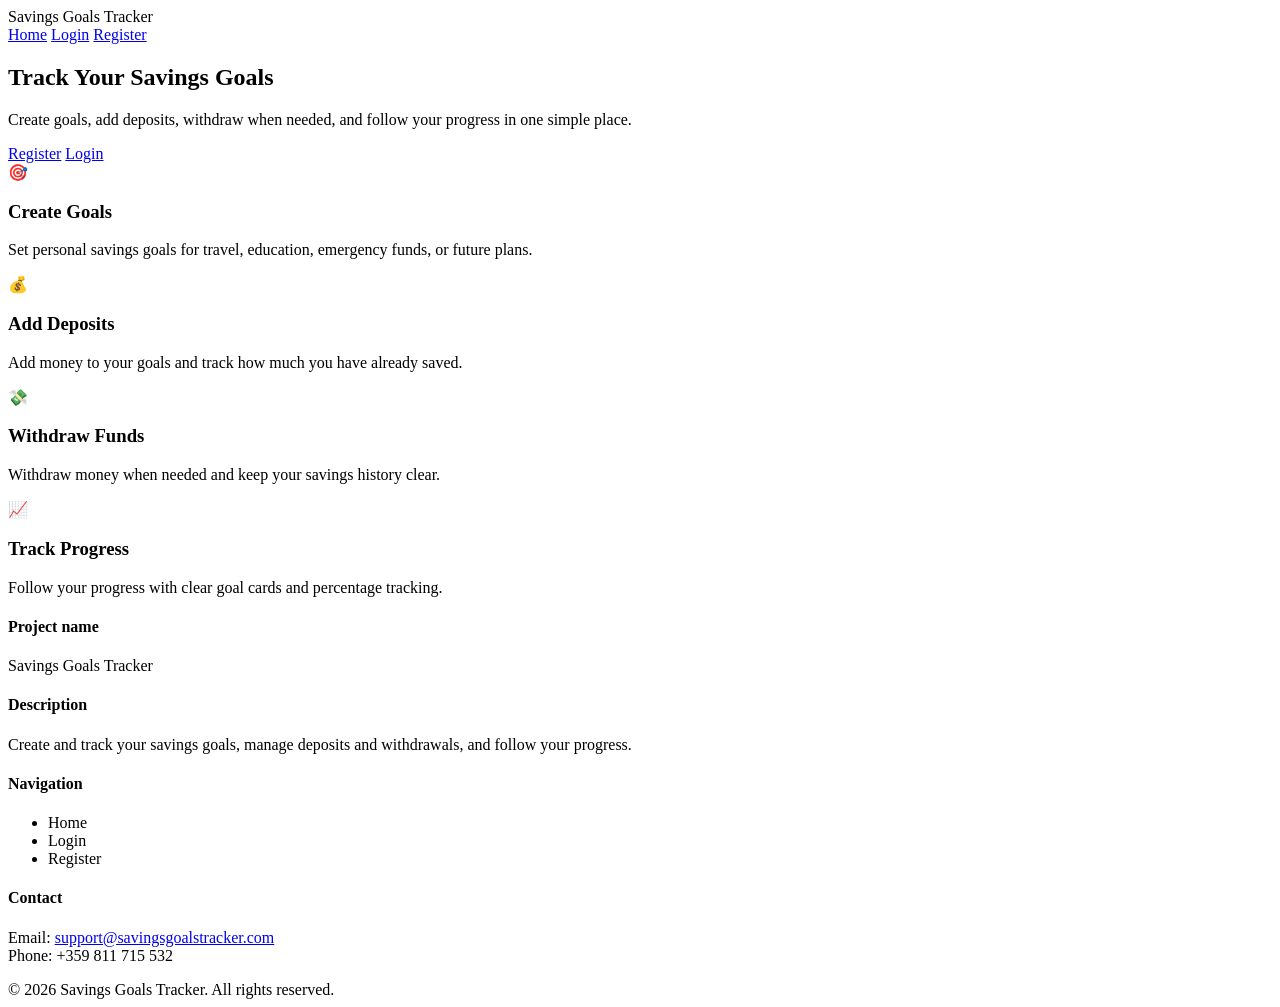
<file: savings-goals-app/src/main/resources/templates/index.html>
<!DOCTYPE html>
<html lang="en" xmlns:th="http://www.thymeleaf.org">
<head>
    <meta charset="UTF-8">
    <title>Savings Goals Tracker</title>
    <link rel="stylesheet" th:href="@{/css/style.css}">
</head>
<body>

<nav class="navbar">
    <div class="logo">Savings Goals Tracker</div>
    <div class="nav-links">
        <a href="/">Home</a>
        <a href="/login">Login</a>
        <a href="/register">Register</a>
    </div>
</nav>

<section class="hero">
    <div class="hero-content">
        <h1>Track Your Savings Goals</h1>
        <p>Create goals, add deposits, withdraw when needed, and follow your progress in one simple place.</p>

        <div class="hero-buttons">
            <a href="/register" class="btn primary">Register</a>
            <a href="/login" class="btn secondary">Login</a>
        </div>
    </div>
</section>

<section class="features">
    <div class="card">
        <div class="card-icon">🎯</div>
        <h3>Create Goals</h3>
        <p>Set personal savings goals for travel, education, emergency funds, or future plans.</p>
    </div>

    <div class="card">
        <div class="card-icon">💰</div>
        <h3>Add Deposits</h3>
        <p>Add money to your goals and track how much you have already saved.</p>
    </div>

    <div class="card">
        <div class="card-icon">💸</div>
        <h3>Withdraw Funds</h3>
        <p>Withdraw money when needed and keep your savings history clear.</p>
    </div>

    <div class="card">
        <div class="card-icon">📈</div>
        <h3>Track Progress</h3>
        <p>Follow your progress with clear goal cards and percentage tracking.</p>
    </div>
</section>

<footer class="footer">
    <div class="footer-content">
        <div class="footer-column">
            <h4>Project name</h4>
            <p>Savings Goals Tracker</p>
        </div>

        <div class="footer-column">
            <h4>Description</h4>
            <p>Create and track your savings goals, manage deposits and withdrawals, and follow your progress.</p>
        </div>

        <div class="footer-column">
            <h4>Navigation</h4>
            <ul>
                <li><a th:href="@{/}">Home</a></li>
                <li><a th:href="@{/login}">Login</a></li>
                <li><a th:href="@{/register}">Register</a></li>
            </ul>
        </div>

        <div class="footer-column">
            <h4>Contact</h4>
            <p>Email: <a href="mailto:support@savingsgoalstracker.com">support@savingsgoalstracker.com</a><br>Phone: +359 811 715 532</p>
        </div>
    </div>
    <div class="footer-bottom">&copy; 2026 Savings Goals Tracker. All rights reserved.</div>
</footer>

</body>
</html>
</file>
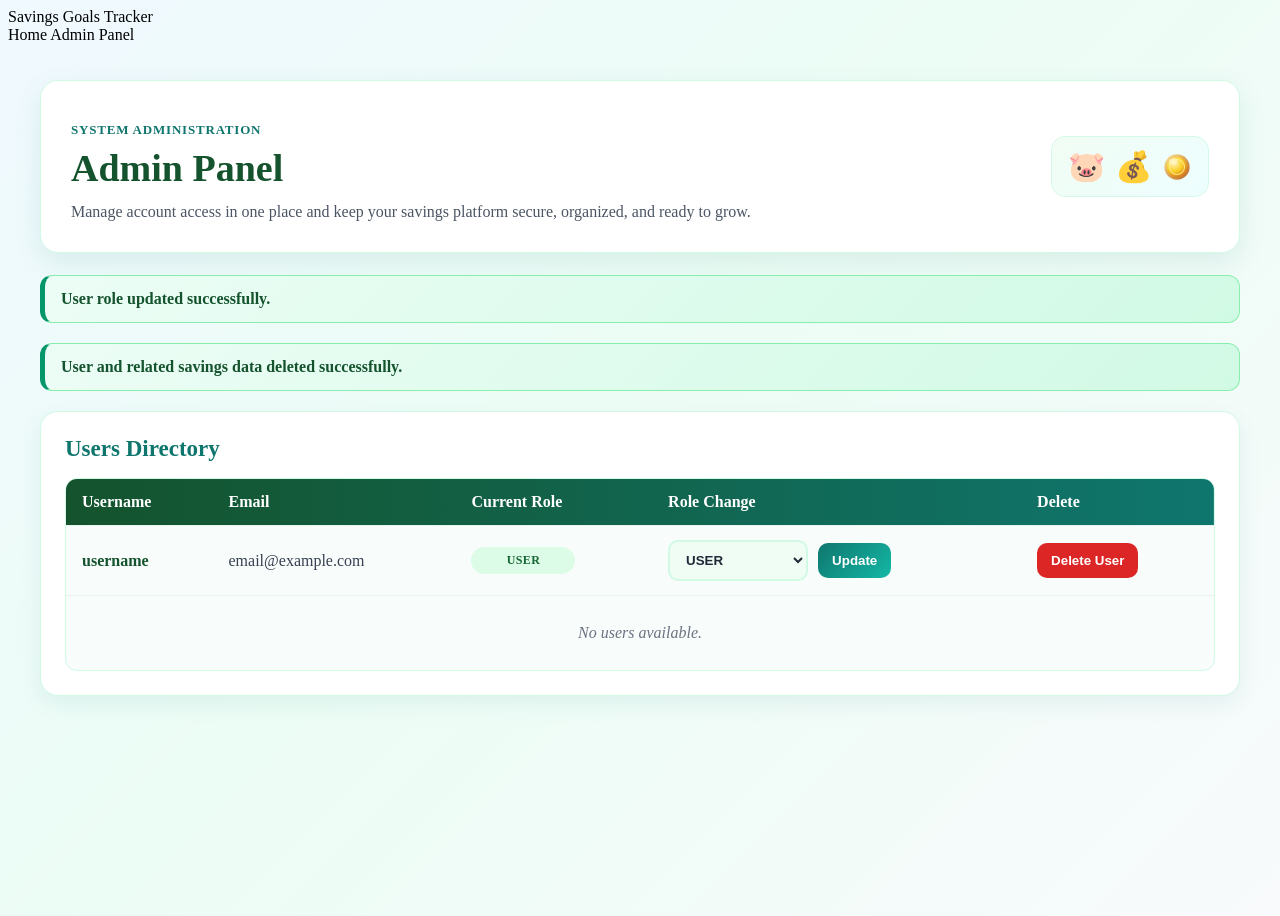
<file: savings-goals-app/src/main/resources/templates/admin-users.html>
<!DOCTYPE html>
<html lang="en" xmlns:th="http://www.thymeleaf.org">
<head>
    <meta charset="UTF-8">
    <meta name="viewport" content="width=device-width, initial-scale=1.0">
    <title>Savings Goals Tracker - Admin Panel</title>
    <link rel="stylesheet" th:href="@{/css/style.css}">
    <style>
        .admin-users-page {
            background: linear-gradient(135deg, #f0f9ff 0%, #ecfdf5 45%, #f8fafc 100%);
            min-height: 100vh;
        }

        .admin-users-page .admin-container {
            max-width: 1200px;
            margin: 0 auto;
            padding: 36px 20px 56px;
            position: relative;
        }

        .admin-users-page .admin-header {
            background: white;
            border-radius: 18px;
            border: 1px solid #d1fae5;
            box-shadow: 0 10px 28px rgba(15, 118, 110, 0.10);
            padding: 28px 30px;
            display: flex;
            justify-content: space-between;
            align-items: center;
            gap: 24px;
            margin-bottom: 22px;
        }

        .admin-users-page .admin-kicker {
            color: #0f766e;
            font-size: 13px;
            font-weight: 700;
            letter-spacing: 0.8px;
            text-transform: uppercase;
            margin-bottom: 8px;
        }

        .admin-users-page .admin-title {
            font-size: 38px;
            color: #14532d;
            margin: 0 0 10px;
        }

        .admin-users-page .admin-subtitle {
            color: #4b5563;
            font-size: 16px;
            max-width: 700px;
            margin: 0;
            line-height: 1.5;
        }

        .admin-users-page .savings-visual {
            display: flex;
            gap: 10px;
            align-items: center;
            font-size: 30px;
            opacity: 0.92;
            background: linear-gradient(135deg, #f0fdf4, #ecfeff);
            border: 1px solid #d1fae5;
            border-radius: 14px;
            padding: 12px 16px;
            white-space: nowrap;
        }

        .admin-users-page .savings-visual > * {
            display: inline-flex;
            align-items: center;
            justify-content: center;
            animation: adminIconFloat 4.8s ease-in-out infinite;
            will-change: transform;
        }

        .admin-users-page .savings-visual > *:nth-child(1) {
            animation-delay: 0s;
        }

        .admin-users-page .savings-visual > *:nth-child(2) {
            animation-delay: 0.7s;
        }

        .admin-users-page .savings-visual > *:nth-child(3) {
            animation-delay: 1.4s;
        }

        @keyframes adminIconFloat {
            0%, 100% {
                transform: translateY(0);
            }

            50% {
                transform: translateY(-10px);
            }
        }

        .admin-users-page .coin-icon {
            width: 30px;
            height: 30px;
            display: inline-block;
            vertical-align: middle;
        }

        .admin-users-page .status-message {
            background: linear-gradient(135deg, #ecfdf5, #d1fae5);
            color: #14532d;
            border: 1px solid #86efac;
            border-left: 5px solid #059669;
            border-radius: 12px;
            padding: 14px 16px;
            margin-bottom: 20px;
            font-weight: 600;
        }

        .admin-users-page .users-card {
            background: white;
            border-radius: 18px;
            border: 1px solid #d1fae5;
            box-shadow: 0 8px 22px rgba(15, 118, 110, 0.08);
            padding: 24px;
        }

        .admin-users-page .users-card h2 {
            margin: 0 0 16px;
            font-size: 23px;
            color: #0f766e;
        }

        .admin-users-page .table-shell {
            overflow-x: auto;
            border-radius: 12px;
            border: 1px solid #d1fae5;
            background: #f8fdfc;
        }

        .admin-users-page .users-table {
            width: 100%;
            border-collapse: collapse;
            min-width: 980px;
        }

        .admin-users-page .users-table thead {
            background: linear-gradient(90deg, #14532d 0%, #0f766e 100%);
            color: #ffffff;
        }

        .admin-users-page .users-table th,
        .admin-users-page .users-table td {
            text-align: left;
            padding: 14px 16px;
            border-bottom: 1px solid #e6f3ef;
            vertical-align: middle;
        }

        .admin-users-page .users-table tbody tr:hover {
            background-color: #ecfdf5;
        }

        .admin-users-page .users-table tbody tr:last-child td {
            border-bottom: none;
        }

        .admin-users-page .username {
            font-weight: 700;
            color: #14532d;
        }

        .admin-users-page .email {
            color: #374151;
        }

        .admin-users-page .role-pill {
            display: inline-flex;
            align-items: center;
            justify-content: center;
            min-width: 80px;
            padding: 6px 12px;
            border-radius: 999px;
            font-weight: 700;
            font-size: 12px;
            letter-spacing: 0.4px;
            background: #dcfce7;
            color: #166534;
        }

        .admin-users-page .role-pill.role-admin {
            background: #dbeafe;
            color: #1d4ed8;
        }

        .admin-users-page .role-form {
            display: flex;
            gap: 10px;
            align-items: center;
        }

        .admin-users-page .role-select {
            min-width: 140px;
            padding: 10px 12px;
            border: 2px solid #d1fae5;
            border-radius: 10px;
            background: #f0fdf4;
            color: #1f2937;
            font-weight: 600;
        }

        .admin-users-page .role-select:focus {
            outline: none;
            border-color: #14b8a6;
            box-shadow: 0 0 0 3px rgba(20, 184, 166, 0.15);
            background: #ffffff;
        }

        .admin-users-page .update-btn {
            border: none;
            border-radius: 10px;
            padding: 10px 14px;
            background: linear-gradient(135deg, #0f766e 0%, #14b8a6 100%);
            color: white;
            font-weight: 700;
            cursor: pointer;
            transition: transform 0.2s ease, box-shadow 0.2s ease;
        }

        .admin-users-page .update-btn:hover {
            transform: translateY(-1px);
            box-shadow: 0 8px 16px rgba(15, 118, 110, 0.28);
        }

        .admin-users-page .delete-btn {
            border: none;
            border-radius: 10px;
            padding: 10px 14px;
            background: #dc2626;
            color: white;
            font-weight: 700;
            cursor: pointer;
            transition: transform 0.2s ease, box-shadow 0.2s ease;
        }

        .admin-users-page .delete-btn:hover {
            transform: translateY(-1px);
            box-shadow: 0 8px 16px rgba(220, 38, 38, 0.25);
        }

        .admin-users-page .empty-row td {
            text-align: center;
            color: #6b7280;
            padding: 28px 16px;
            font-style: italic;
        }

        @media (max-width: 900px) {
            .admin-users-page .admin-header {
                flex-direction: column;
                align-items: flex-start;
            }

            .admin-users-page .admin-title {
                font-size: 32px;
            }
        }
    </style>
</head>

<body class="admin-users-page">

<nav class="navbar">
    <div class="logo">Savings Goals Tracker</div>

    <div class="nav-links">
        <a th:href="@{/home}">Home</a>
        <a th:href="@{/admin/users}">Admin Panel</a>
    </div>
</nav>

<main class="admin-container">

    <section class="admin-header">
        <div>
            <p class="admin-kicker">System Administration</p>
            <h1 class="admin-title">Admin Panel</h1>
            <p class="admin-subtitle">
                Manage account access in one place and keep your savings platform secure,
                organized, and ready to grow.
            </p>
        </div>

        <div class="savings-visual" aria-hidden="true">
            <span>🐷</span>
            <span>💰</span>

            <svg class="coin-icon"
                 viewBox="0 0 64 64"
                 xmlns="http://www.w3.org/2000/svg"
                 role="img">

                <defs>
                    <radialGradient id="coinCore" cx="35%" cy="30%" r="70%">
                        <stop offset="0%" stop-color="#fff6bf"/>
                        <stop offset="58%" stop-color="#facc15"/>
                        <stop offset="100%" stop-color="#d97706"/>
                    </radialGradient>

                    <linearGradient id="coinRing"
                                    x1="0%"
                                    y1="0%"
                                    x2="100%"
                                    y2="100%">
                        <stop offset="0%" stop-color="#fde68a"/>
                        <stop offset="100%" stop-color="#b45309"/>
                    </linearGradient>
                </defs>

                <circle cx="32" cy="32" r="27" fill="url(#coinRing)"/>
                <circle cx="32" cy="32" r="22" fill="url(#coinCore)"/>
                <circle cx="32"
                        cy="32"
                        r="16"
                        fill="none"
                        stroke="#fef08a"
                        stroke-width="2.2"
                        opacity="0.85"/>
                <ellipse cx="24"
                         cy="20"
                         rx="9"
                         ry="6"
                         fill="#fff7d6"
                         opacity="0.55"/>
            </svg>
        </div>
    </section>

    <div class="status-message" th:if="${param.success}">
        User role updated successfully.
    </div>

    <div class="status-message" th:if="${param.deleted}">
        User and related savings data deleted successfully.
    </div>

    <section class="users-card">

        <h2>Users Directory</h2>

        <div class="table-shell">

            <table class="users-table">

                <thead>
                <tr>
                    <th>Username</th>
                    <th>Email</th>
                    <th>Current Role</th>
                    <th>Role Change</th>
                    <th>Delete</th>
                </tr>
                </thead>

                <tbody>

                <tr th:each="user : ${users}">

                    <td class="username"
                        th:text="${user.username}">
                        username
                    </td>

                    <td class="email"
                        th:text="${user.email}">
                        email@example.com
                    </td>

                    <td>
                        <span class="role-pill"
                              th:classappend="${user.role.name() == 'ADMIN'} ? ' role-admin' : ''"
                              th:text="${user.role}">
                            USER
                        </span>
                    </td>

                    <td>
                        <form class="role-form"
                              th:action="@{/admin/users/{id}/role(id=${user.id})}"
                              method="post">

                            <input type="hidden"
                                   th:name="${_csrf.parameterName}"
                                   th:value="${_csrf.token}">

                            <select class="role-select"
                                    name="role"
                                    required>

                                <option th:each="roleOption : ${roles}"
                                        th:value="${roleOption}"
                                        th:text="${roleOption}"
                                        th:selected="${roleOption == user.role}">
                                    USER
                                </option>

                            </select>

                            <button class="update-btn"
                                    type="submit">
                                Update
                            </button>

                        </form>
                    </td>

                    <td>
                        <form th:action="@{/admin/users/{id}/delete(id=${user.id})}"
                              method="post"
                              onsubmit="return confirm('Warning: deleting this user will permanently delete all of their savings goals and related transactions. Categories will not be deleted. Do you want to continue?');">

                            <input type="hidden"
                                   th:name="${_csrf.parameterName}"
                                   th:value="${_csrf.token}">

                            <button type="submit"
                                    class="delete-btn">
                                Delete User
                            </button>

                        </form>
                    </td>

                </tr>

                <tr class="empty-row"
                    th:if="${users == null or #lists.isEmpty(users)}">

                    <td colspan="5">
                        No users available.
                    </td>

                </tr>

                </tbody>

            </table>

        </div>

    </section>

</main>

</body>
</html>
</file>
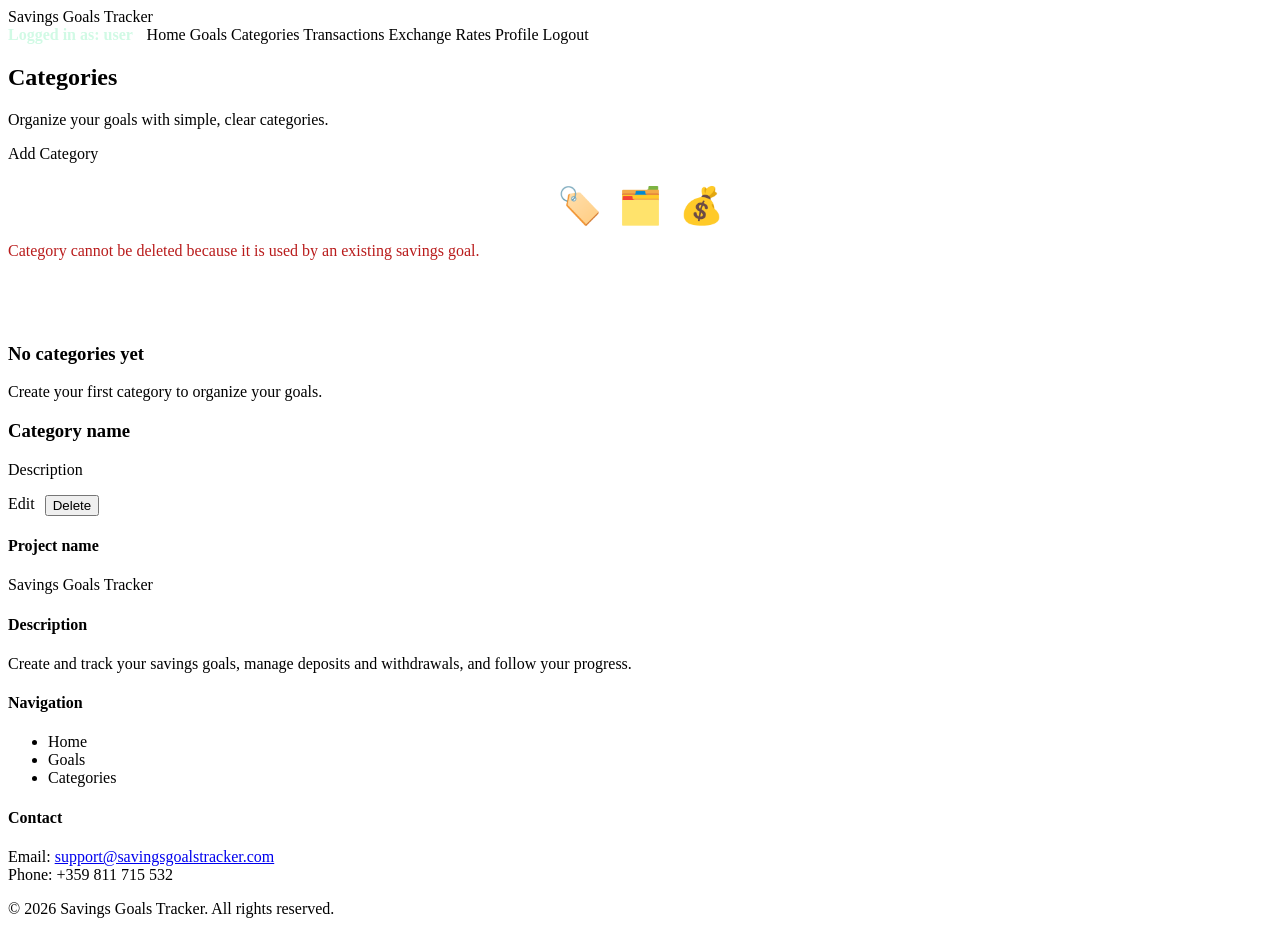
<file: savings-goals-app/src/main/resources/templates/categories.html>
<!DOCTYPE html>
<html lang="en" xmlns:th="http://www.thymeleaf.org">
<head>
    <meta charset="UTF-8">
    <title>Categories - Savings Goals Tracker</title>
    <link rel="stylesheet" th:href="@{/css/style.css}">

    <style>
        body {
            min-height: 100vh;
            display: flex;
            flex-direction: column;
        }

        .card-grid {
            flex: 1;
        }

        .footer {
            margin-top: auto;
        }

        .categories-icons {
            display: flex;
            justify-content: center;
            gap: 16px;
            margin-top: 22px;
            font-size: 36px;
        }

        .categories-icons span {
            display: inline-block;
            animation: categoriesIconFloat 4.8s ease-in-out infinite;
            will-change: transform;
        }

        .categories-icons span:nth-child(1) {
            animation-delay: 0s;
        }

        .categories-icons span:nth-child(2) {
            animation-delay: 0.7s;
        }

        .categories-icons span:nth-child(3) {
            animation-delay: 1.4s;
        }

        @keyframes categoriesIconFloat {
            0%, 100% {
                transform: translateY(0);
            }

            50% {
                transform: translateY(-10px);
            }
        }
    </style>
</head>

<body>

<nav class="navbar">
    <div class="logo">Savings Goals Tracker</div>

    <div class="nav-links">
        <span style="color:#d1fae5;font-weight:700;margin-right:10px;"
              th:text="${'Logged in as: ' + currentUsername}">
            Logged in as: user
        </span>

        <a th:href="@{/home}">Home</a>
        <a th:href="@{/goals}">Goals</a>
        <a th:href="@{/categories}">Categories</a>
        <a th:href="@{/transactions}">Transactions</a>
        <a th:href="@{/exchange-rates}">Exchange Rates</a>
        <a th:href="@{/profile}">Profile</a>
        <a th:href="@{/}">Logout</a>
    </div>
</nav>

<section class="hero" style="min-height: 280px;">
    <div class="hero-content">

        <h1>Categories</h1>

        <p>Organize your goals with simple, clear categories.</p>

        <a th:href="@{/categories/add}"
           class="btn primary">
            Add Category
        </a>

        <div class="categories-icons" aria-hidden="true">
            <span>🏷️</span>
            <span>🗂️</span>
            <span>💰</span>
        </div>

        <p th:if="${param.deleteError}"
           style="color:#b91c1c; margin-top:15px;">
            Category cannot be deleted because it is used by an existing savings goal.
        </p>

    </div>
</section>

<section class="card-grid">

    <div class="card" th:if="${#lists.isEmpty(categories)}">
        <h3>No categories yet</h3>
        <p>Create your first category to organize your goals.</p>
    </div>

    <div class="card" th:each="category : ${categories}">

        <h3 th:text="${category.name}">
            Category name
        </h3>

        <p th:text="${#strings.isEmpty(category.description)
        ? 'No description'
        : category.description}">
            Description
        </p>

        <div style="display:flex; gap:10px; margin-top:15px;">

            <a th:href="@{/categories/edit/{id}(id=${category.id})}"
               class="btn secondary">
                Edit
            </a>

            <form th:action="@{/categories/delete/{id}(id=${category.id})}"
                  method="post">

                <button type="submit"
                        class="btn primary">
                    Delete
                </button>

            </form>

        </div>
    </div>

</section>

<footer class="footer">
    <div class="footer-content">

        <div class="footer-column">
            <h4>Project name</h4>
            <p>Savings Goals Tracker</p>
        </div>

        <div class="footer-column">
            <h4>Description</h4>
            <p>
                Create and track your savings goals,
                manage deposits and withdrawals,
                and follow your progress.
            </p>
        </div>

        <div class="footer-column">
            <h4>Navigation</h4>
            <ul>
                <li><a th:href="@{/home}">Home</a></li>
                <li><a th:href="@{/goals}">Goals</a></li>
                <li><a th:href="@{/categories}">Categories</a></li>
            </ul>
        </div>

        <div class="footer-column">
            <h4>Contact</h4>
            <p>
                Email:
                <a href="mailto:support@savingsgoalstracker.com">
                    support@savingsgoalstracker.com
                </a>
                <br>
                Phone: +359 811 715 532
            </p>
        </div>

    </div>

    <div class="footer-bottom">
        &copy; 2026 Savings Goals Tracker. All rights reserved.
    </div>
</footer>

</body>
</html>
</file>
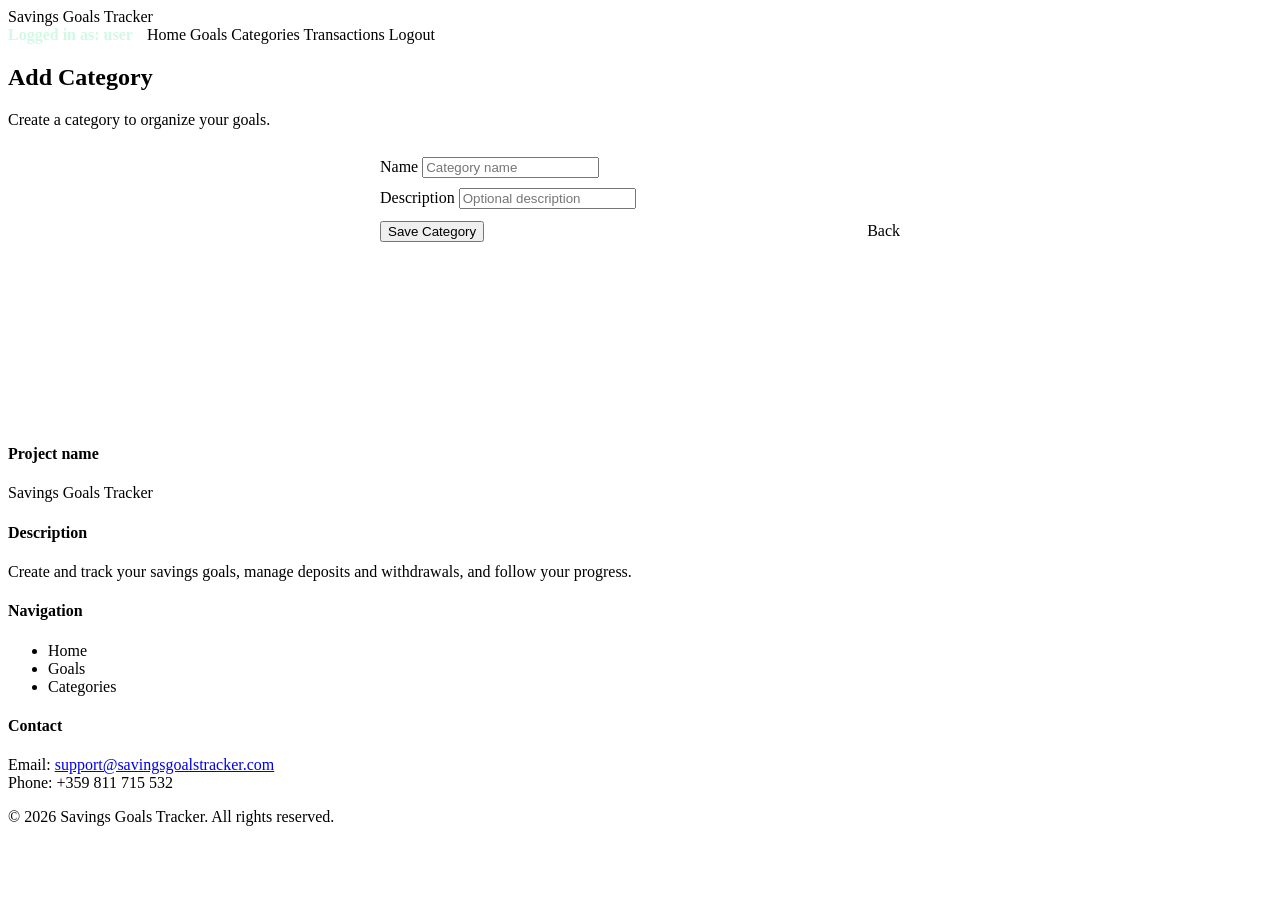
<file: savings-goals-app/src/main/resources/templates/category-add.html>
<!DOCTYPE html>
<html lang="en" xmlns:th="http://www.thymeleaf.org">
<head>
    <meta charset="UTF-8">
    <title>Add Category - Savings Goals Tracker</title>
    <link rel="stylesheet" th:href="@{/css/style.css}">
</head>
<body>

<nav class="navbar">
    <div class="logo">Savings Goals Tracker</div>
    <div class="nav-links">
        <span style="color:#d1fae5;font-weight:700;margin-right:10px;" th:text="${'Logged in as: ' + currentUsername}">Logged in as: user</span>
        <a th:href="@{/home}">Home</a>
        <a th:href="@{/goals}">Goals</a>
        <a th:href="@{/categories}">Categories</a>
        <a th:href="@{/transactions}">Transactions</a>
        <a th:href="@{/}">Logout</a>
    </div>
</nav>

<section class="hero" style="min-height: 360px;">
    <div class="hero-content">
        <h1>Add Category</h1>
        <p>Create a category to organize your goals.</p>

        <div style="max-width:520px;margin:28px auto 0; text-align:left;">
            <div class="card">
                <form th:action="@{/categories/add}" th:object="${categoryForm}" method="post" novalidate>
                    <label for="name">Name</label>
                    <input type="text" id="name" th:field="*{name}" placeholder="Category name">
                    <div th:if="${#fields.hasErrors('name')}" th:errors="*{name}"
                         style="color:#b91c1c;margin-top:6px;margin-bottom:10px;"></div>

                    <label for="description">Description</label>
                    <input type="text" id="description" th:field="*{description}" placeholder="Optional description">
                    <div th:if="${#fields.hasErrors('description')}" th:errors="*{description}"
                         style="color:#b91c1c;margin-top:6px;margin-bottom:10px;"></div>

                    <div style="display:flex;gap:12px;align-items:center;justify-content:space-between;margin-top:12px;">
                        <button type="submit" class="btn primary">Save Category</button>
                        <a th:href="@{/categories}" class="btn secondary">Back</a>
                    </div>
                </form>
            </div>
        </div>
    </div>
</section>

<footer class="footer">
    <div class="footer-content">
        <div class="footer-column">
            <h4>Project name</h4>
            <p>Savings Goals Tracker</p>
        </div>

        <div class="footer-column">
            <h4>Description</h4>
            <p>Create and track your savings goals, manage deposits and withdrawals, and follow your progress.</p>
        </div>

        <div class="footer-column">
            <h4>Navigation</h4>
            <ul>
                <li><a th:href="@{/home}">Home</a></li>
                <li><a th:href="@{/goals}">Goals</a></li>
                <li><a th:href="@{/categories}">Categories</a></li>
            </ul>
        </div>

        <div class="footer-column">
            <h4>Contact</h4>
            <p>Email: <a href="mailto:support@savingsgoalstracker.com">support@savingsgoalstracker.com</a><br>Phone: +359 811 715 532</p>
        </div>
    </div>
    <div class="footer-bottom">&copy; 2026 Savings Goals Tracker. All rights reserved.</div>
</footer>

</body>
</html>
</file>
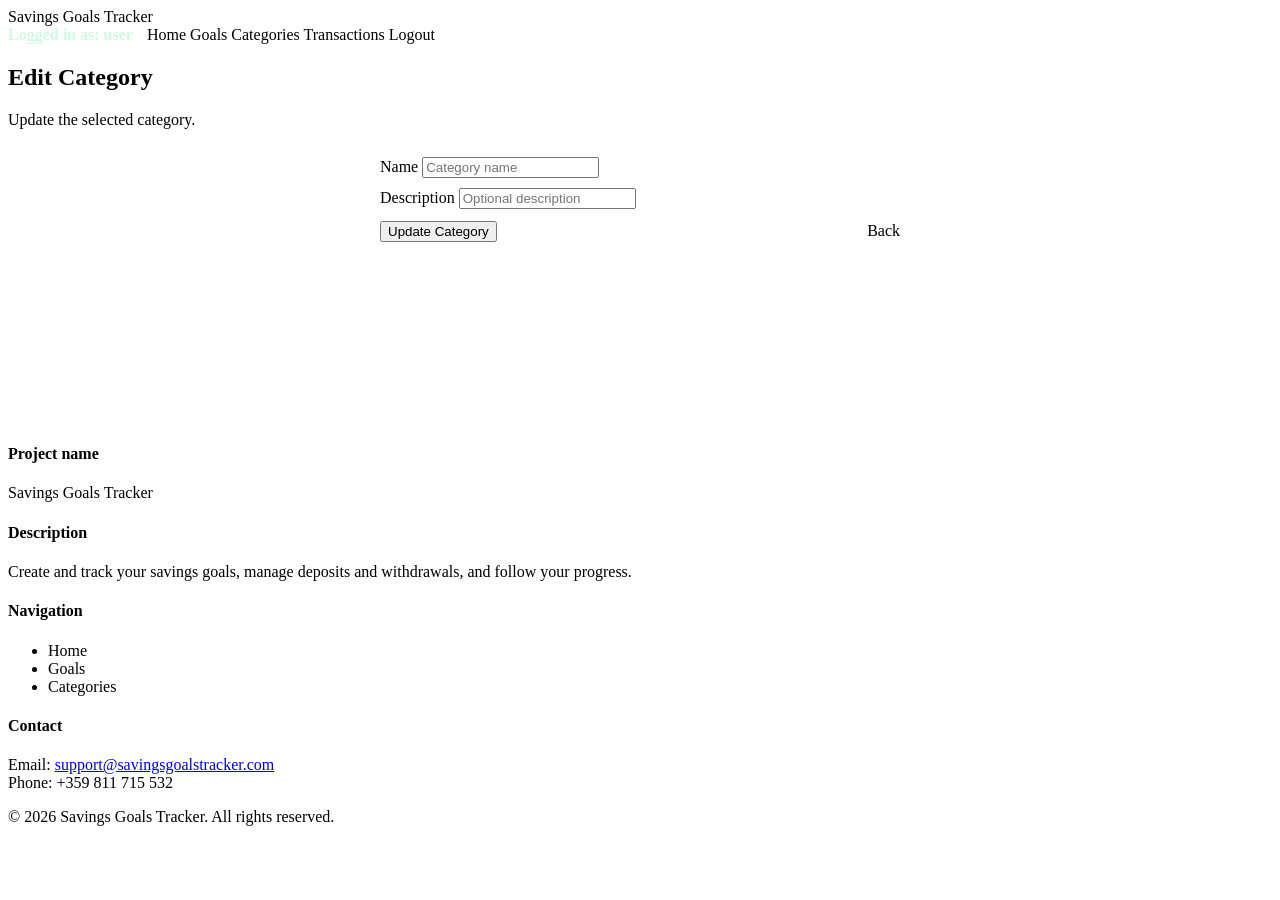
<file: savings-goals-app/src/main/resources/templates/category-edit.html>
<!DOCTYPE html>
<html lang="en" xmlns:th="http://www.thymeleaf.org">
<head>
    <meta charset="UTF-8">
    <title>Edit Category - Savings Goals Tracker</title>
    <link rel="stylesheet" th:href="@{/css/style.css}">
</head>
<body>

<nav class="navbar">
    <div class="logo">Savings Goals Tracker</div>
    <div class="nav-links">
        <span style="color:#d1fae5;font-weight:700;margin-right:10px;" th:text="${'Logged in as: ' + currentUsername}">Logged in as: user</span>
        <a th:href="@{/home}">Home</a>
        <a th:href="@{/goals}">Goals</a>
        <a th:href="@{/categories}">Categories</a>
        <a th:href="@{/transactions}">Transactions</a>
        <a th:href="@{/}">Logout</a>
    </div>
</nav>

<section class="hero" style="min-height: 360px;">
    <div class="hero-content">
        <h1>Edit Category</h1>
        <p>Update the selected category.</p>

        <div style="max-width:520px;margin:28px auto 0; text-align:left;">
            <div class="card">
                <form th:action="@{/categories/edit/{id}(id=${categoryId})}"
                      th:object="${categoryForm}"
                      method="post"
                      novalidate>
                    <label for="name">Name</label>
                    <input type="text" id="name" th:field="*{name}" placeholder="Category name">
                    <div th:if="${#fields.hasErrors('name')}" th:errors="*{name}"
                         style="color:#b91c1c;margin-top:6px;margin-bottom:10px;"></div>

                    <label for="description">Description</label>
                    <input type="text" id="description" th:field="*{description}" placeholder="Optional description">
                    <div th:if="${#fields.hasErrors('description')}" th:errors="*{description}"
                         style="color:#b91c1c;margin-top:6px;margin-bottom:10px;"></div>

                    <div style="display:flex;gap:12px;align-items:center;justify-content:space-between;margin-top:12px;">
                        <button type="submit" class="btn primary">Update Category</button>
                        <a th:href="@{/categories}" class="btn secondary">Back</a>
                    </div>
                </form>
            </div>
        </div>
    </div>
</section>

<footer class="footer">
    <div class="footer-content">
        <div class="footer-column">
            <h4>Project name</h4>
            <p>Savings Goals Tracker</p>
        </div>

        <div class="footer-column">
            <h4>Description</h4>
            <p>Create and track your savings goals, manage deposits and withdrawals, and follow your progress.</p>
        </div>

        <div class="footer-column">
            <h4>Navigation</h4>
            <ul>
                <li><a th:href="@{/home}">Home</a></li>
                <li><a th:href="@{/goals}">Goals</a></li>
                <li><a th:href="@{/categories}">Categories</a></li>
            </ul>
        </div>

        <div class="footer-column">
            <h4>Contact</h4>
            <p>Email: <a href="mailto:support@savingsgoalstracker.com">support@savingsgoalstracker.com</a><br>Phone:
                +359 811 715 532</p>
        </div>
    </div>
    <div class="footer-bottom">&copy; 2026 Savings Goals Tracker. All rights reserved.</div>
</footer>

</body>
</html>
</file>
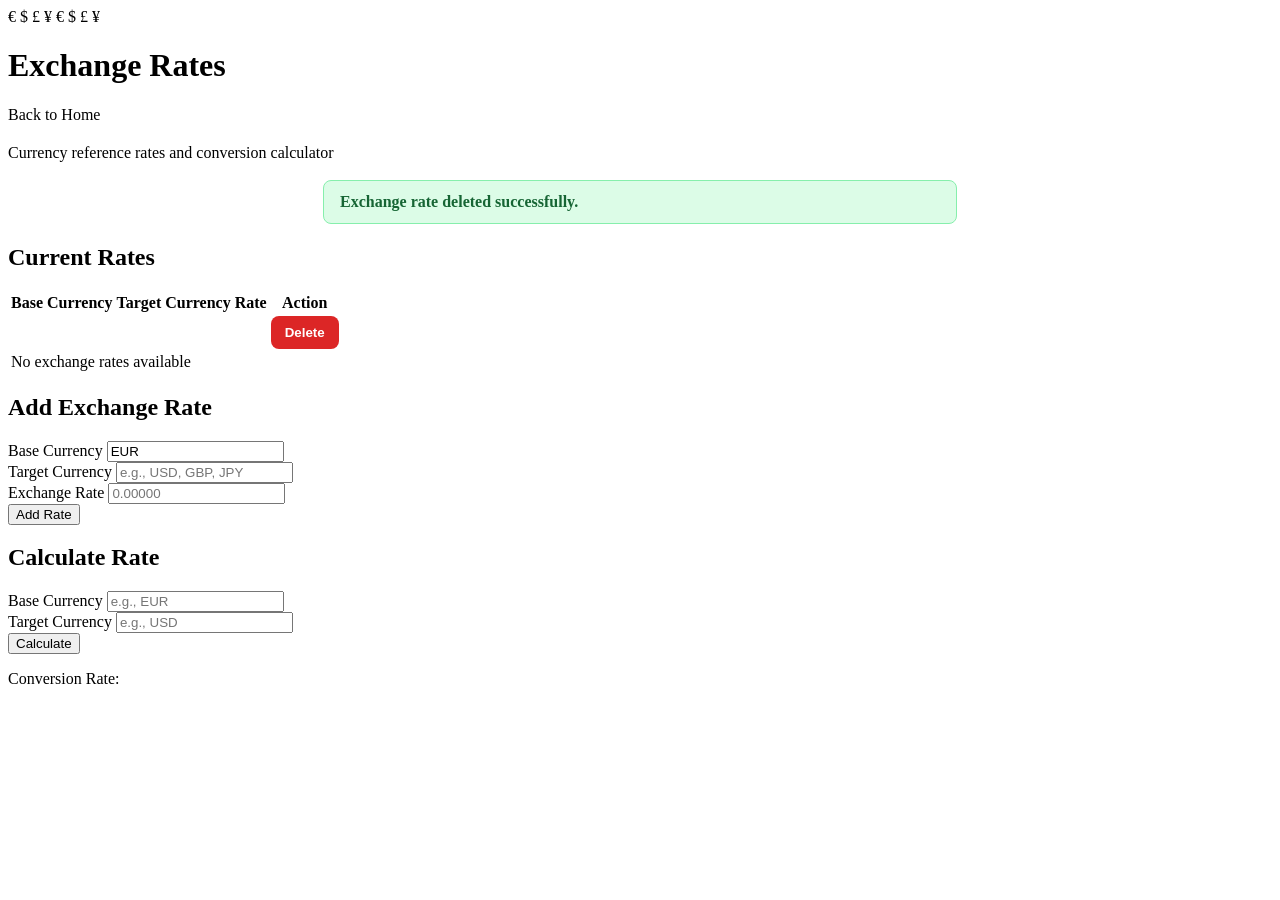
<file: savings-goals-app/src/main/resources/templates/exchange-rates.html>
<!DOCTYPE html>
<html lang="en" xmlns:th="http://www.thymeleaf.org">
<head>
    <meta charset="UTF-8">
    <meta name="viewport" content="width=device-width, initial-scale=1.0">
    <title>Exchange Rates</title>
    <link rel="stylesheet" th:href="@{/css/style.css}">
</head>
<body class="exchange-rates-page">

<!-- Animated Currency Background -->
<div class="currency-background">
    <span class="currency-symbol">€</span>
    <span class="currency-symbol">$</span>
    <span class="currency-symbol">£</span>
    <span class="currency-symbol">¥</span>
    <span class="currency-symbol">€</span>
    <span class="currency-symbol">$</span>
    <span class="currency-symbol">£</span>
    <span class="currency-symbol">¥</span>
</div>

<div class="exchange-rates-container">

    <!-- Header Section -->
    <div class="exchange-header">
        <h1>Exchange Rates</h1>

        <div style="margin: 20px 0;">
            <a th:href="@{/home}" class="btn secondary">Back to Home</a>
        </div>

        <p class="exchange-subtitle">
            Currency reference rates and conversion calculator
        </p>

        <p th:if="${param.deleted}"
           style="margin:18px auto 0;
                  max-width:600px;
                  padding:12px 16px;
                  background:#dcfce7;
                  color:#166534;
                  border:1px solid #86efac;
                  border-radius:8px;
                  font-weight:700;">
            Exchange rate deleted successfully.
        </p>
    </div>

    <!-- Rates Table Card -->
    <div class="card card-large">

        <h2 class="card-title">Current Rates</h2>

        <div class="table-wrapper">

            <table class="exchange-table">

                <thead>
                <tr>
                    <th>Base Currency</th>
                    <th>Target Currency</th>
                    <th>Rate</th>
                    <th>Action</th>
                </tr>
                </thead>

                <tbody>

                <tr th:each="exchangeRate : ${exchangeRates}"
                    class="table-row">

                    <td class="currency-code"
                        th:text="${exchangeRate.baseCurrency}">
                    </td>

                    <td class="currency-code"
                        th:text="${exchangeRate.targetCurrency}">
                    </td>

                    <td class="rate-value"
                        th:text="${#numbers.formatDecimal(exchangeRate.rate, 1, 5)}">
                    </td>

                    <td style="text-align:center;">

                        <form th:action="@{/exchange-rates/{id}/delete(id=${exchangeRate.id})}"
                              method="post"
                              onsubmit="return confirm('Are you sure you want to delete this exchange rate?');">

                            <input type="hidden"
                                   th:name="${_csrf.parameterName}"
                                   th:value="${_csrf.token}">

                            <button type="submit"
                                    style="border:none;
                                           border-radius:8px;
                                           padding:9px 14px;
                                           background:#dc2626;
                                           color:white;
                                           font-weight:700;
                                           cursor:pointer;">
                                Delete
                            </button>

                        </form>

                    </td>

                </tr>

                <tr th:if="${#lists.isEmpty(exchangeRates)}"
                    class="empty-row">

                    <td colspan="4">
                        No exchange rates available
                    </td>

                </tr>

                </tbody>

            </table>

        </div>

    </div>

    <!-- Forms Section -->
    <div class="forms-grid">

        <!-- Add Exchange Rate Card -->
        <div class="card">

            <h2 class="card-title">Add Exchange Rate</h2>

            <form th:action="@{/exchange-rates}"
                  th:object="${exchangeRate}"
                  method="post"
                  class="form-content">

                <div class="form-group">
                    <label for="baseCurrency">Base Currency</label>

                    <input type="text"
                           id="baseCurrency"
                           value="EUR"
                           readonly
                           class="input-readonly">

                    <input type="hidden"
                           th:field="*{baseCurrency}"
                           value="EUR">
                </div>

                <div class="form-group">
                    <label for="targetCurrency">
                        Target Currency
                    </label>

                    <input type="text"
                           id="targetCurrency"
                           th:field="*{targetCurrency}"
                           placeholder="e.g., USD, GBP, JPY"
                           required>
                </div>

                <div class="form-group">
                    <label for="rate">
                        Exchange Rate
                    </label>

                    <input type="number"
                           id="rate"
                           th:field="*{rate}"
                           step="0.000001"
                           placeholder="0.00000"
                           required>
                </div>

                <button type="submit"
                        class="btn-submit">
                    Add Rate
                </button>

            </form>

        </div>

        <!-- Calculate Exchange Rate Card -->
        <div class="card">

            <h2 class="card-title">Calculate Rate</h2>

            <form th:action="@{/exchange-rates/calculate}"
                  method="get"
                  class="form-content">

                <div class="form-group">
                    <label for="baseCurrencyCalc">
                        Base Currency
                    </label>

                    <input type="text"
                           id="baseCurrencyCalc"
                           name="baseCurrency"
                           placeholder="e.g., EUR"
                           required>
                </div>

                <div class="form-group">
                    <label for="targetCurrencyCalc">
                        Target Currency
                    </label>

                    <input type="text"
                           id="targetCurrencyCalc"
                           name="targetCurrency"
                           placeholder="e.g., USD"
                           required>
                </div>

                <button type="submit"
                        class="btn-submit">
                    Calculate
                </button>

            </form>

            <div th:if="${calculatedRate != null}"
                 class="result-box">

                <p class="result-label">
                    Conversion Rate:
                </p>

                <p class="result-value"
                   th:text="${#numbers.formatDecimal(calculatedRate, 1, 5)}">
                </p>

            </div>

        </div>

    </div>

</div>

</body>
</html>
</file>
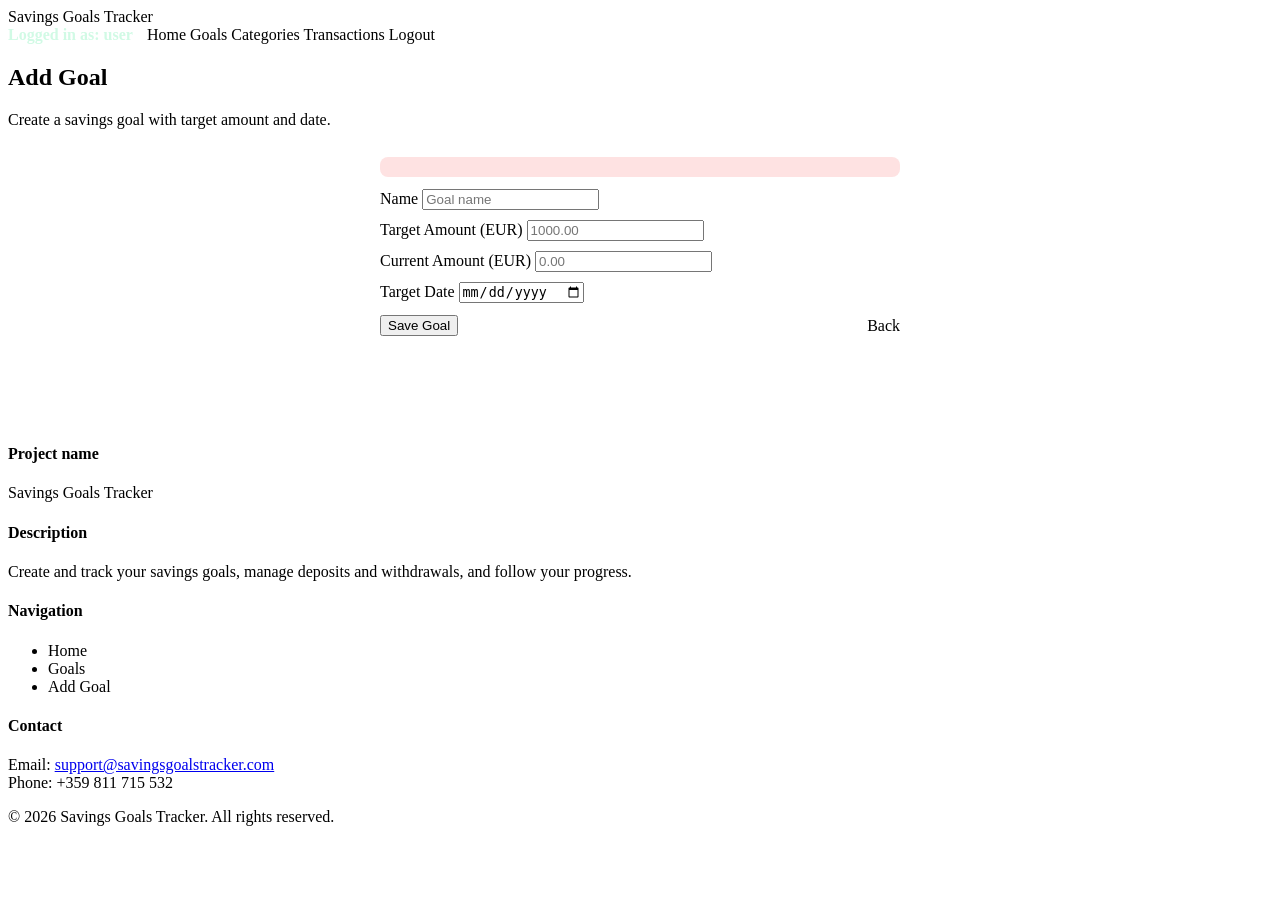
<file: savings-goals-app/src/main/resources/templates/goal-add.html>
<!DOCTYPE html>
<html lang="en" xmlns:th="http://www.thymeleaf.org">
<head>
    <meta charset="UTF-8">
    <title>Add Goal - Savings Goals Tracker</title>
    <link rel="stylesheet" th:href="@{/css/style.css}">
</head>
<body>

<nav class="navbar">
    <div class="logo">Savings Goals Tracker</div>
    <div class="nav-links">
        <span style="color:#d1fae5;font-weight:700;margin-right:10px;" th:text="${'Logged in as: ' + currentUsername}">Logged in as: user</span>
        <a th:href="@{/home}">Home</a>
        <a th:href="@{/goals}">Goals</a>
        <a th:href="@{/categories}">Categories</a>
        <a th:href="@{/transactions}">Transactions</a>
        <a th:href="@{/}">Logout</a>
    </div>
</nav>

<section class="hero" style="min-height: 360px;">
    <div class="hero-content">
        <h1>Add Goal</h1>
        <p>Create a savings goal with target amount and date.</p>

        <div style="max-width:520px;margin:28px auto 0; text-align:left;">
            <div class="card">
                <form th:action="@{/goals/add}" th:object="${savingsGoalForm}" method="post" novalidate>

                    <div th:if="${userError}"
                         style="background:#fee2e2;color:#991b1b;padding:10px;border-radius:8px;margin-bottom:12px;"
                         th:text="${userError}"></div>

                    <label for="name">Name</label>
                    <input type="text" id="name" th:field="*{name}" placeholder="Goal name">
                    <div th:if="${#fields.hasErrors('name')}" th:errors="*{name}"
                         style="color:#b91c1c;margin-top:6px;margin-bottom:10px;"></div>

                    <label for="targetAmount">Target Amount (EUR)</label>
                    <input type="number" id="targetAmount" th:field="*{targetAmount}" step="0.01" min="0.01" placeholder="1000.00">
                    <div th:if="${#fields.hasErrors('targetAmount')}" th:errors="*{targetAmount}"
                         style="color:#b91c1c;margin-top:6px;margin-bottom:10px;"></div>

                    <label for="currentAmount">Current Amount (EUR)</label>
                    <input type="number" id="currentAmount" th:field="*{currentAmount}" step="0.01" min="0" placeholder="0.00">
                    <div th:if="${#fields.hasErrors('currentAmount')}" th:errors="*{currentAmount}"
                         style="color:#b91c1c;margin-top:6px;margin-bottom:10px;"></div>

                    <label for="targetDate">Target Date</label>
                    <input type="date" id="targetDate" th:field="*{targetDate}">

                    <div style="display:flex;gap:12px;align-items:center;justify-content:space-between;margin-top:12px;">
                        <button type="submit" class="btn primary">Save Goal</button>
                        <a th:href="@{/goals}" class="btn secondary">Back</a>
                    </div>
                </form>
            </div>
        </div>
    </div>
</section>

<footer class="footer">
    <div class="footer-content">
        <div class="footer-column">
            <h4>Project name</h4>
            <p>Savings Goals Tracker</p>
        </div>

        <div class="footer-column">
            <h4>Description</h4>
            <p>Create and track your savings goals, manage deposits and withdrawals, and follow your progress.</p>
        </div>

        <div class="footer-column">
            <h4>Navigation</h4>
            <ul>
                <li><a th:href="@{/home}">Home</a></li>
                <li><a th:href="@{/goals}">Goals</a></li>
                <li><a th:href="@{/goals/add}">Add Goal</a></li>
            </ul>
        </div>

        <div class="footer-column">
            <h4>Contact</h4>
            <p>Email: <a href="mailto:support@savingsgoalstracker.com">support@savingsgoalstracker.com</a><br>Phone: +359 811 715 532</p>
        </div>
    </div>
    <div class="footer-bottom">&copy; 2026 Savings Goals Tracker. All rights reserved.</div>
</footer>

</body>
</html>
</file>
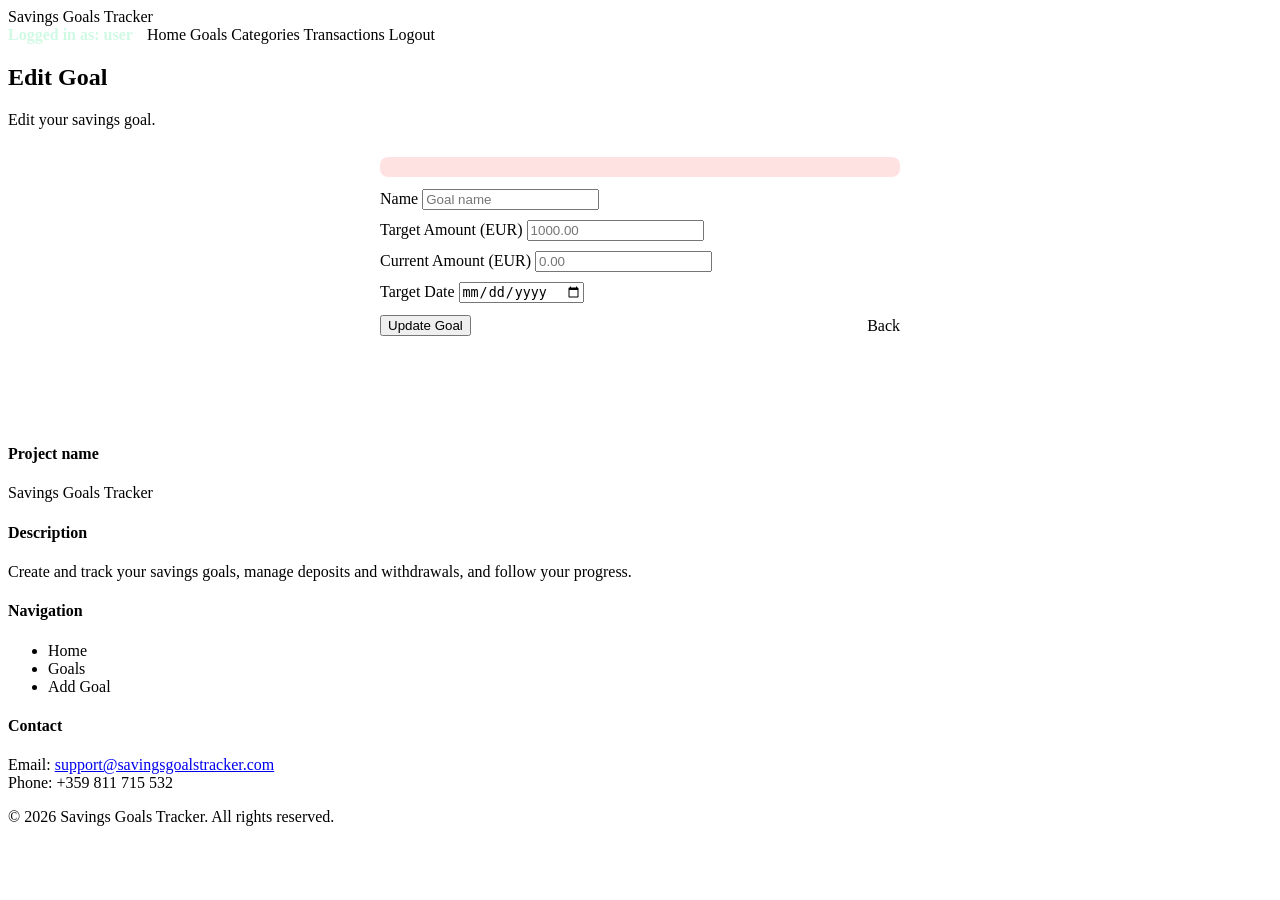
<file: savings-goals-app/src/main/resources/templates/goal-edit.html>
<!DOCTYPE html>
<html lang="en" xmlns:th="http://www.thymeleaf.org">
<head>
    <meta charset="UTF-8">
    <title>Edit Goal - Savings Goals Tracker</title>
    <link rel="stylesheet" th:href="@{/css/style.css}">
</head>
<body>

<nav class="navbar">
    <div class="logo">Savings Goals Tracker</div>
    <div class="nav-links">
        <span style="color:#d1fae5;font-weight:700;margin-right:10px;" th:text="${'Logged in as: ' + currentUsername}">Logged in as: user</span>
        <a th:href="@{/home}">Home</a>
        <a th:href="@{/goals}">Goals</a>
        <a th:href="@{/categories}">Categories</a>
        <a th:href="@{/transactions}">Transactions</a>
        <a th:href="@{/}">Logout</a>
    </div>
</nav>

<section class="hero" style="min-height: 360px;">
    <div class="hero-content">
        <h1>Edit Goal</h1>
        <p>Edit your savings goal.</p>

        <div style="max-width:520px;margin:28px auto 0; text-align:left;">
            <div class="card">
                <form th:action="@{/goals/edit/{id}(id=${goalId})}" th:object="${savingsGoalForm}" method="post"
                      novalidate>

                    <div th:if="${userError}"
                         style="background:#fee2e2;color:#991b1b;padding:10px;border-radius:8px;margin-bottom:12px;"
                         th:text="${userError}"></div>

                    <label for="name">Name</label>
                    <input type="text" id="name" th:field="*{name}" placeholder="Goal name">
                    <div th:if="${#fields.hasErrors('name')}" th:errors="*{name}"
                         style="color:#b91c1c;margin-top:6px;margin-bottom:10px;"></div>

                    <label for="targetAmount">Target Amount (EUR)</label>
                    <input type="number" id="targetAmount" th:field="*{targetAmount}" step="0.01" min="0.01"
                           placeholder="1000.00">
                    <div th:if="${#fields.hasErrors('targetAmount')}" th:errors="*{targetAmount}"
                         style="color:#b91c1c;margin-top:6px;margin-bottom:10px;"></div>

                    <label for="currentAmount">Current Amount (EUR)</label>
                    <input type="number" id="currentAmount" th:field="*{currentAmount}" step="0.01" min="0"
                           placeholder="0.00">
                    <div th:if="${#fields.hasErrors('currentAmount')}" th:errors="*{currentAmount}"
                         style="color:#b91c1c;margin-top:6px;margin-bottom:10px;"></div>

                    <label for="targetDate">Target Date</label>
                    <input type="date" id="targetDate" th:field="*{targetDate}">

                    <div style="display:flex;gap:12px;align-items:center;justify-content:space-between;margin-top:12px;">
                        <button type="submit" class="btn primary">Update Goal</button>
                        <a th:href="@{/goals}" class="btn secondary">Back</a>
                    </div>
                </form>
            </div>
        </div>
    </div>
</section>

<footer class="footer">
    <div class="footer-content">
        <div class="footer-column">
            <h4>Project name</h4>
            <p>Savings Goals Tracker</p>
        </div>

        <div class="footer-column">
            <h4>Description</h4>
            <p>Create and track your savings goals, manage deposits and withdrawals, and follow your progress.</p>
        </div>

        <div class="footer-column">
            <h4>Navigation</h4>
            <ul>
                <li><a th:href="@{/home}">Home</a></li>
                <li><a th:href="@{/goals}">Goals</a></li>
                <li><a th:href="@{/goals/add}">Add Goal</a></li>
            </ul>
        </div>

        <div class="footer-column">
            <h4>Contact</h4>
            <p>Email: <a href="mailto:support@savingsgoalstracker.com">support@savingsgoalstracker.com</a><br>Phone:
                +359 811 715 532</p>
        </div>
    </div>
    <div class="footer-bottom">&copy; 2026 Savings Goals Tracker. All rights reserved.</div>
</footer>

</body>
</html>
</file>
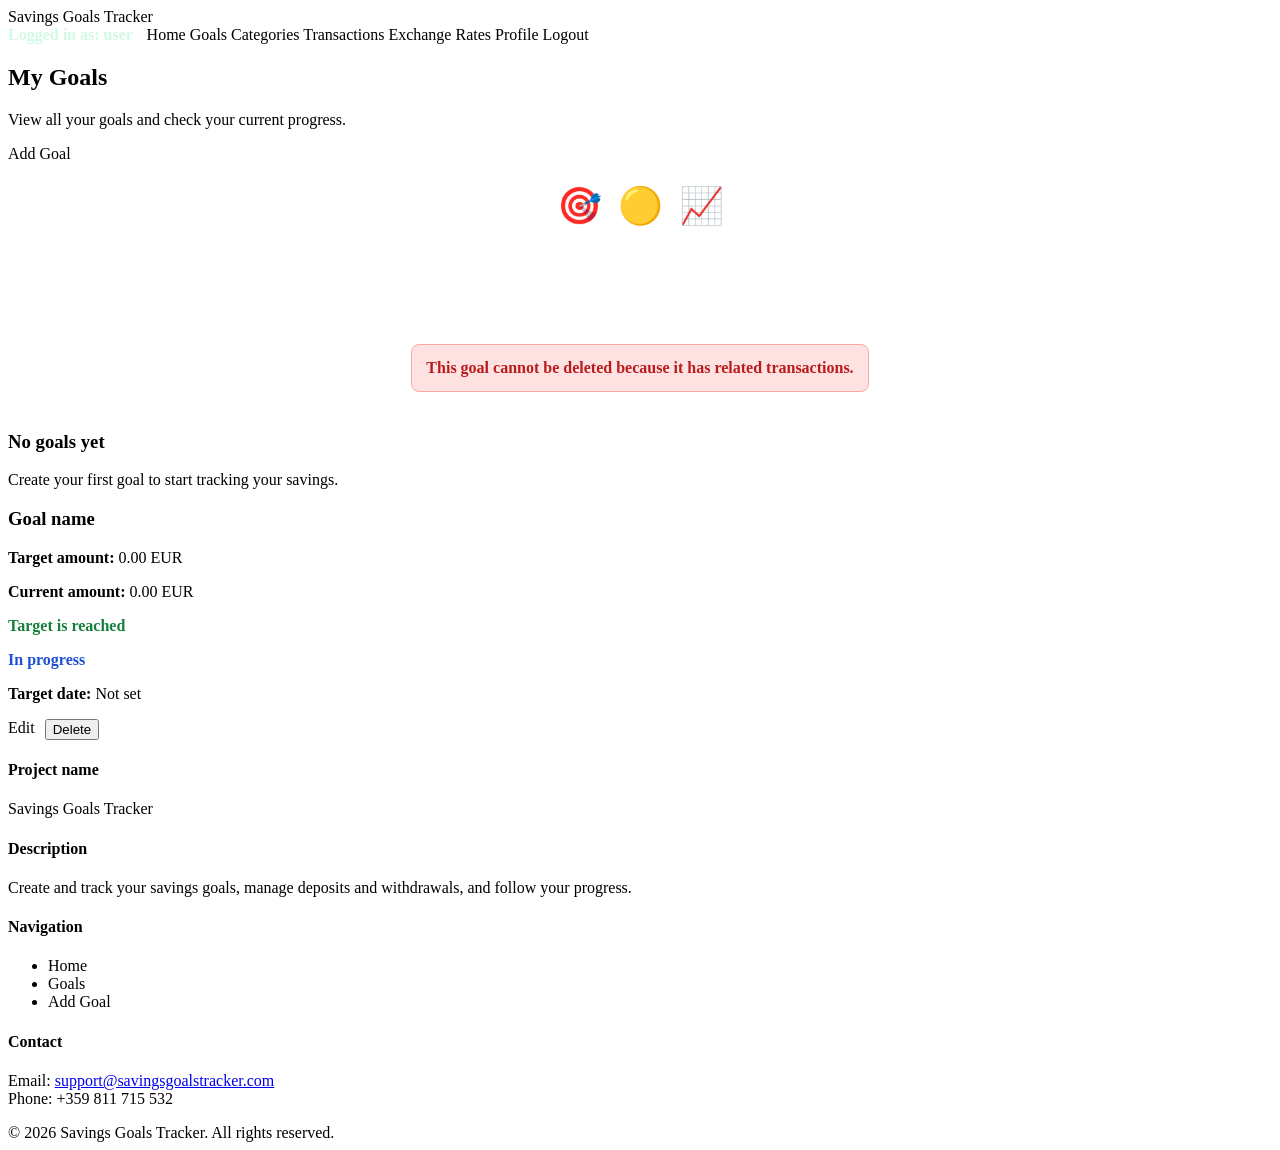
<file: savings-goals-app/src/main/resources/templates/goals.html>
<!DOCTYPE html>
<html lang="en" xmlns:th="http://www.thymeleaf.org">
<head>
    <meta charset="UTF-8">
    <title>Goals - Savings Goals Tracker</title>
    <link rel="stylesheet" th:href="@{/css/style.css}">

    <style>
        body {
            min-height: 100vh;
            display: flex;
            flex-direction: column;
        }

        .card-grid {
            flex: 1;
        }

        .footer {
            margin-top: auto;
        }

        .goals-icons {
            display: flex;
            justify-content: center;
            gap: 16px;
            margin-top: 22px;
            font-size: 36px;
        }

        .goals-icons span {
            display: inline-block;
            animation: goalsIconFloat 4.8s ease-in-out infinite;
            will-change: transform;
        }

        .goals-icons span:nth-child(1) {
            animation-delay: 0s;
        }

        .goals-icons span:nth-child(2) {
            animation-delay: 0.7s;
        }

        .goals-icons span:nth-child(3) {
            animation-delay: 1.4s;
        }

        @keyframes goalsIconFloat {
            0%, 100% {
                transform: translateY(0);
            }

            50% {
                transform: translateY(-10px);
            }
        }
    </style>
</head>

<body>

<nav class="navbar">
    <div class="logo">Savings Goals Tracker</div>

    <div class="nav-links">
        <span style="color:#d1fae5;font-weight:700;margin-right:10px;"
              th:text="${'Logged in as: ' + currentUsername}">
            Logged in as: user
        </span>

        <a th:href="@{/home}">Home</a>
        <a th:href="@{/goals}">Goals</a>
        <a th:href="@{/categories}">Categories</a>
        <a th:href="@{/transactions}">Transactions</a>
        <a th:href="@{/exchange-rates}">Exchange Rates</a>
        <a th:href="@{/profile}">Profile</a>
        <a th:href="@{/}">Logout</a>
    </div>
</nav>

<section class="hero" style="min-height: 280px;">
    <div class="hero-content">
        <h1>My Goals</h1>
        <p>View all your goals and check your current progress.</p>

        <a th:href="@{/goals/add}" class="btn primary">
            Add Goal
        </a>

        <div class="goals-icons" aria-hidden="true">
            <span>🎯</span>
            <span>🟡</span>
            <span>📈</span>
        </div>
    </div>
</section>

<div th:if="${param.deleteError}"
     style="margin:20px auto;
            max-width:900px;
            padding:14px;
            background:#fee2e2;
            color:#b91c1c;
            border:1px solid #fca5a5;
            border-radius:8px;
            font-weight:700;">
    This goal cannot be deleted because it has related transactions.
</div>

<section class="card-grid">

    <div class="card" th:if="${#lists.isEmpty(goals)}">
        <h3>No goals yet</h3>
        <p>Create your first goal to start tracking your savings.</p>
    </div>

    <div class="card" th:each="goal : ${goals}">

        <h3 th:text="${goal.name}">
            Goal name
        </h3>

        <p>
            <strong>Target amount:</strong>
            <span th:text="${goal.targetAmount}">0.00</span> EUR
        </p>

        <p>
            <strong>Current amount:</strong>
            <span th:text="${goal.currentAmount}">0.00</span> EUR
        </p>

        <p th:if="${goal.currentAmount != null
                   and goal.targetAmount != null
                   and goal.currentAmount ge goal.targetAmount}"
           style="color:#15803d;font-weight:700;">
            Target is reached
        </p>

        <p th:if="${goal.currentAmount != null
                   and goal.targetAmount != null
                   and goal.currentAmount lt goal.targetAmount}"
           style="color:#1d4ed8;font-weight:700;">
            In progress
        </p>

        <p>
            <strong>Target date:</strong>

            <span th:text="${goal.deadline == null
                            ? 'Not set'
                            : #temporals.format(goal.deadline, 'yyyy-MM-dd')}">
                Not set
            </span>
        </p>

        <div style="display:flex;gap:10px;margin-top:12px;">

            <a th:href="@{/goals/edit/{id}(id=${goal.id})}"
               class="btn secondary">
                Edit
            </a>

            <form th:action="@{/goals/delete/{id}(id=${goal.id})}"
                  method="post"
                  style="display:inline;">

                <button type="submit"
                        class="btn primary">
                    Delete
                </button>

            </form>
        </div>
    </div>

</section>

<footer class="footer">
    <div class="footer-content">

        <div class="footer-column">
            <h4>Project name</h4>
            <p>Savings Goals Tracker</p>
        </div>

        <div class="footer-column">
            <h4>Description</h4>
            <p>
                Create and track your savings goals,
                manage deposits and withdrawals,
                and follow your progress.
            </p>
        </div>

        <div class="footer-column">
            <h4>Navigation</h4>
            <ul>
                <li><a th:href="@{/home}">Home</a></li>
                <li><a th:href="@{/goals}">Goals</a></li>
                <li><a th:href="@{/goals/add}">Add Goal</a></li>
            </ul>
        </div>

        <div class="footer-column">
            <h4>Contact</h4>

            <p>
                Email:
                <a href="mailto:support@savingsgoalstracker.com">
                    support@savingsgoalstracker.com
                </a>
                <br>
                Phone: +359 811 715 532
            </p>
        </div>

    </div>

    <div class="footer-bottom">
        &copy; 2026 Savings Goals Tracker. All rights reserved.
    </div>
</footer>

</body>
</html>
</file>
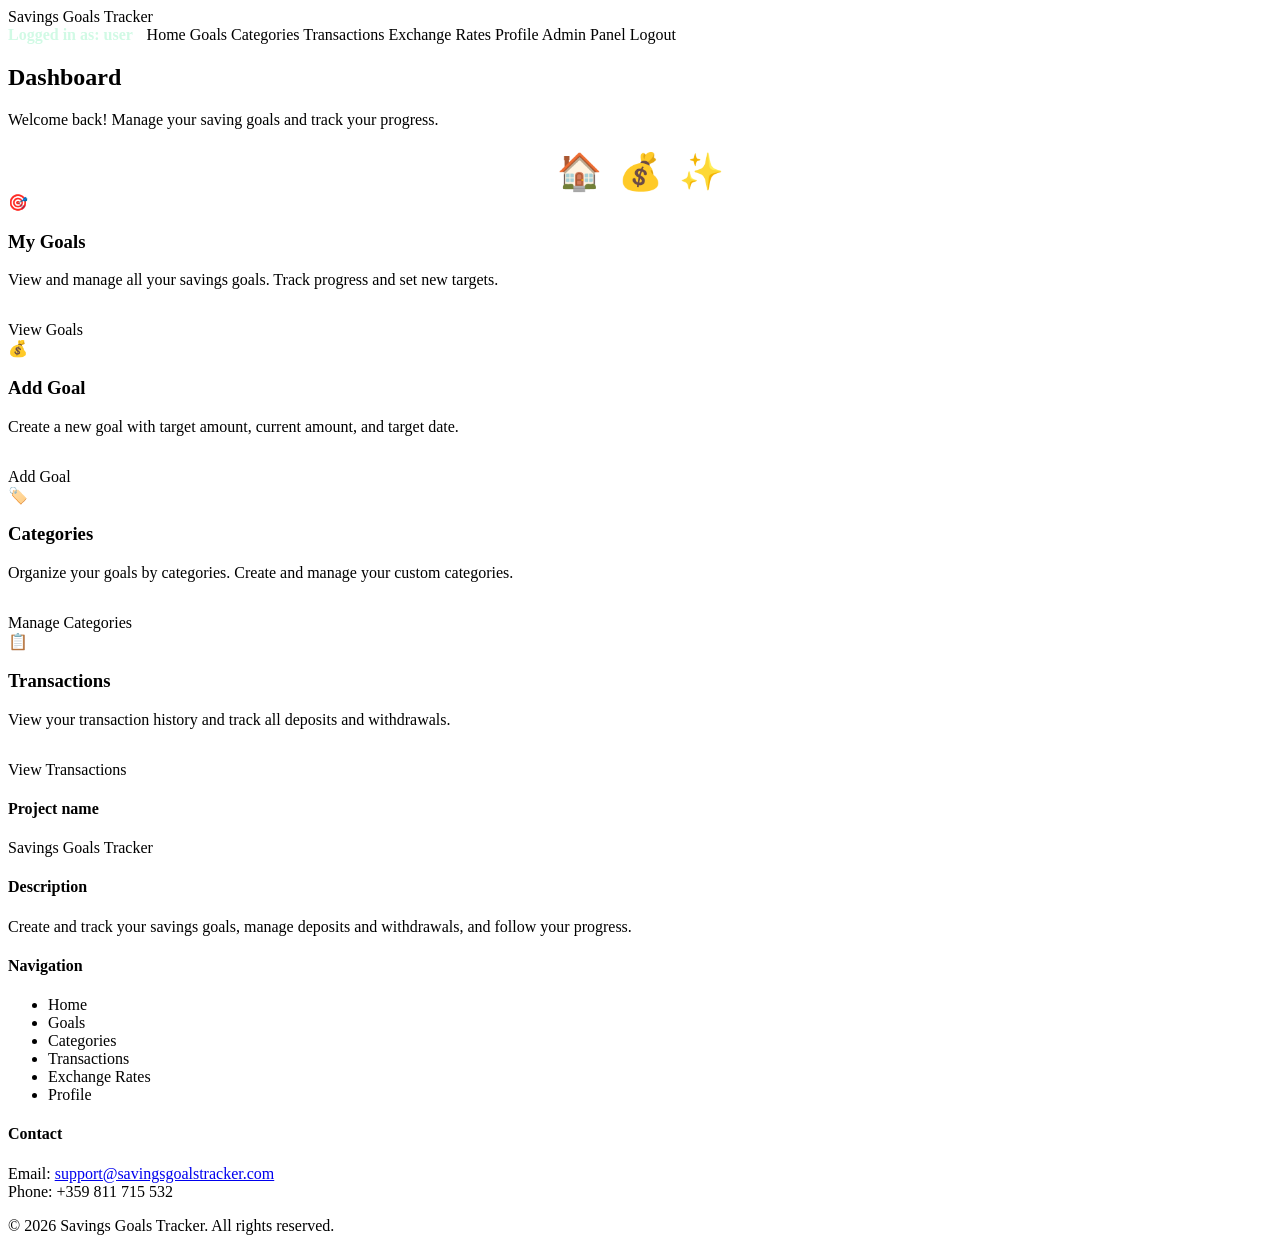
<file: savings-goals-app/src/main/resources/templates/home.html>
<!DOCTYPE html>
<html lang="en" xmlns:th="http://www.thymeleaf.org">
<head>
    <meta charset="UTF-8">
    <title>Savings Goals Tracker - Dashboard</title>
    <link rel="stylesheet" th:href="@{/css/style.css}">

    <style>
        .home-icons {
            display: flex;
            justify-content: center;
            gap: 16px;
            margin-top: 22px;
            font-size: 36px;
        }

        .home-icons span {
            display: inline-block;
            animation: homeIconFloat 4.8s ease-in-out infinite;
            will-change: transform;
        }

        .home-icons span:nth-child(1) {
            animation-delay: 0s;
        }

        .home-icons span:nth-child(2) {
            animation-delay: 0.7s;
        }

        .home-icons span:nth-child(3) {
            animation-delay: 1.4s;
        }

        @keyframes homeIconFloat {
            0%, 100% {
                transform: translateY(0);
            }

            50% {
                transform: translateY(-10px);
            }
        }
    </style>
</head>

<body>

<nav class="navbar">
    <div class="logo">Savings Goals Tracker</div>

    <div class="nav-links">
        <span style="color:#d1fae5;font-weight:700;margin-right:10px;"
              th:text="${'Logged in as: ' + currentUsername}">
            Logged in as: user
        </span>

        <a th:href="@{/home}">Home</a>
        <a th:href="@{/goals}">Goals</a>
        <a th:href="@{/categories}">Categories</a>
        <a th:href="@{/transactions}">Transactions</a>
        <a th:href="@{/exchange-rates}">Exchange Rates</a>
        <a th:href="@{/profile}">Profile</a>

        <a th:if="${session.currentUserRole != null
                   and session.currentUserRole.name() == 'ADMIN'}"
           th:href="@{/admin/users}">
            Admin Panel
        </a>

        <a th:href="@{/}">Logout</a>
    </div>
</nav>

<section class="hero">
    <div class="hero-content">
        <h1>Dashboard</h1>
        <p>Welcome back! Manage your saving goals and track your progress.</p>

        <div class="home-icons" aria-hidden="true">
            <span>🏠</span>
            <span>💰</span>
            <span>✨</span>
        </div>
    </div>
</section>

<section class="features">

    <div class="card">
        <div class="card-icon">🎯</div>
        <h3>My Goals</h3>
        <p>View and manage all your savings goals. Track progress and set new targets.</p>

        <a th:href="@{/goals}"
           class="btn primary"
           style="display: inline-block; margin-top: 16px;">
            View Goals
        </a>
    </div>

    <div class="card">
        <div class="card-icon">💰</div>
        <h3>Add Goal</h3>
        <p>Create a new goal with target amount, current amount, and target date.</p>

        <a th:href="@{/goals/add}"
           class="btn primary"
           style="display: inline-block; margin-top: 16px;">
            Add Goal
        </a>
    </div>

    <div class="card">
        <div class="card-icon">🏷️</div>
        <h3>Categories</h3>
        <p>Organize your goals by categories. Create and manage your custom categories.</p>

        <a th:href="@{/categories}"
           class="btn primary"
           style="display: inline-block; margin-top: 16px;">
            Manage Categories
        </a>
    </div>

    <div class="card">
        <div class="card-icon">📋</div>
        <h3>Transactions</h3>
        <p>View your transaction history and track all deposits and withdrawals.</p>

        <a th:href="@{/transactions}"
           class="btn primary"
           style="display: inline-block; margin-top: 16px;">
            View Transactions
        </a>
    </div>

</section>

<footer class="footer">
    <div class="footer-content">

        <div class="footer-column">
            <h4>Project name</h4>
            <p>Savings Goals Tracker</p>
        </div>

        <div class="footer-column">
            <h4>Description</h4>
            <p>
                Create and track your savings goals, manage deposits and withdrawals,
                and follow your progress.
            </p>
        </div>

        <div class="footer-column">
            <h4>Navigation</h4>
            <ul>
                <li><a th:href="@{/home}">Home</a></li>
                <li><a th:href="@{/goals}">Goals</a></li>
                <li><a th:href="@{/categories}">Categories</a></li>
                <li><a th:href="@{/transactions}">Transactions</a></li>
                <li><a th:href="@{/exchange-rates}">Exchange Rates</a></li>
                <li><a th:href="@{/profile}">Profile</a></li>
            </ul>
        </div>

        <div class="footer-column">
            <h4>Contact</h4>
            <p>
                Email:
                <a href="mailto:support@savingsgoalstracker.com">
                    support@savingsgoalstracker.com
                </a>
                <br>
                Phone: +359 811 715 532
            </p>
        </div>

    </div>

    <div class="footer-bottom">
        &copy; 2026 Savings Goals Tracker. All rights reserved.
    </div>
</footer>

</body>
</html>
</file>
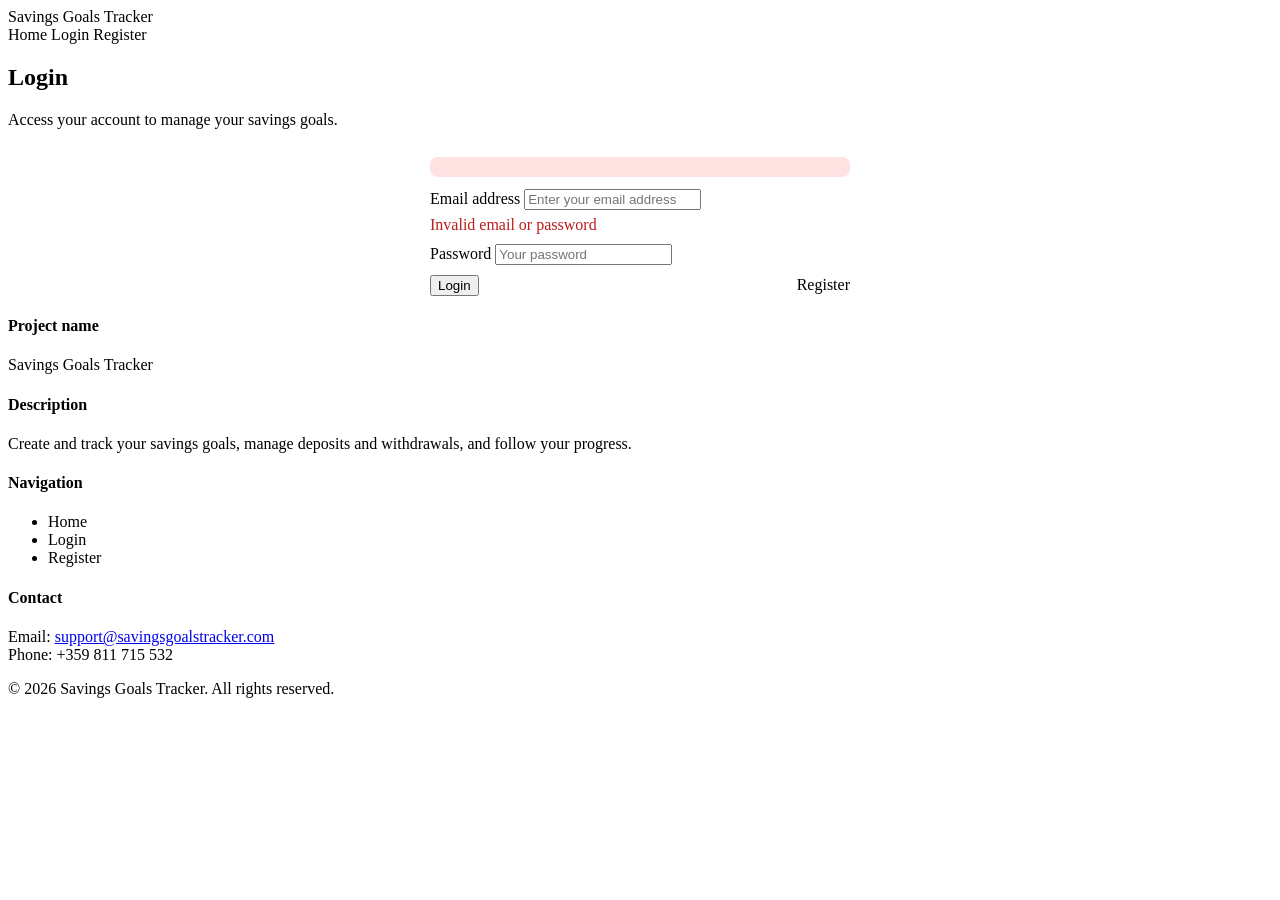
<file: savings-goals-app/src/main/resources/templates/login.html>
<!DOCTYPE html>
<html lang="en" xmlns:th="http://www.thymeleaf.org">
<head>
    <meta charset="UTF-8">
    <title>Login - Savings Goals Tracker</title>
    <link rel="stylesheet" th:href="@{/css/style.css}">
</head>
<body>

<nav class="navbar">
    <div class="logo">Savings Goals Tracker</div>
    <div class="nav-links">
        <a th:href="@{/}">Home</a>
        <a th:href="@{/login}">Login</a>
        <a th:href="@{/register}">Register</a>
    </div>
</nav>

<section class="hero">
    <div class="hero-content">
        <h1>Login</h1>
        <p>Access your account to manage your savings goals.</p>

        <div style="max-width:420px;margin:28px auto 0; text-align:left;">
            <div class="card">
                <form th:object="${userLoginRequest}" th:action="@{/login}" method="post">

                    <div th:if="${error}"
                         style="background:#fee2e2;color:#991b1b;padding:10px;border-radius:8px;margin-bottom:12px;"
                         th:text="${error}"></div>

                    <label for="email">Email address</label>
                    <input type="email"
                           id="email"
                           th:field="*{email}"
                           placeholder="Enter your email address"
                           autocomplete="username"
                           required/>

                    <div th:if="${#fields.hasErrors('email')}" th:errors="*{email}"
                         style="color:#b91c1c;margin-top:6px;margin-bottom:10px;">
                        Invalid email or password
                    </div>

                    <label for="password">Password</label>
                    <input type="password"
                           id="password"
                           th:field="*{password}"
                           placeholder="Your password"
                           autocomplete="current-password"
                           required/>

                    <div th:if="${#fields.hasErrors('password')}" th:errors="*{password}"
                         style="color:#b91c1c;margin-top:6px;margin-bottom:10px;"></div>

                    <div style="display:flex;gap:12px;align-items:center;justify-content:space-between;">
                        <button type="submit" class="btn primary">Login</button>
                        <a th:href="@{/register}" class="btn secondary">Register</a>
                    </div>
                </form>
            </div>
        </div>
    </div>
</section>

<footer class="footer">
    <div class="footer-content">
        <div class="footer-column">
            <h4>Project name</h4>
            <p>Savings Goals Tracker</p>
        </div>

        <div class="footer-column">
            <h4>Description</h4>
            <p>Create and track your savings goals, manage deposits and withdrawals, and follow your progress.</p>
        </div>

        <div class="footer-column">
            <h4>Navigation</h4>
            <ul>
                <li><a th:href="@{/}">Home</a></li>
                <li><a th:href="@{/login}">Login</a></li>
                <li><a th:href="@{/register}">Register</a></li>
            </ul>
        </div>

        <div class="footer-column">
            <h4>Contact</h4>
            <p>Email: <a href="mailto:support@savingsgoalstracker.com">support@savingsgoalstracker.com</a><br>
                Phone: +359 811 715 532</p>
        </div>
    </div>

    <div class="footer-bottom">
        &copy; 2026 Savings Goals Tracker. All rights reserved.
    </div>
</footer>

</body>
</html>
</file>
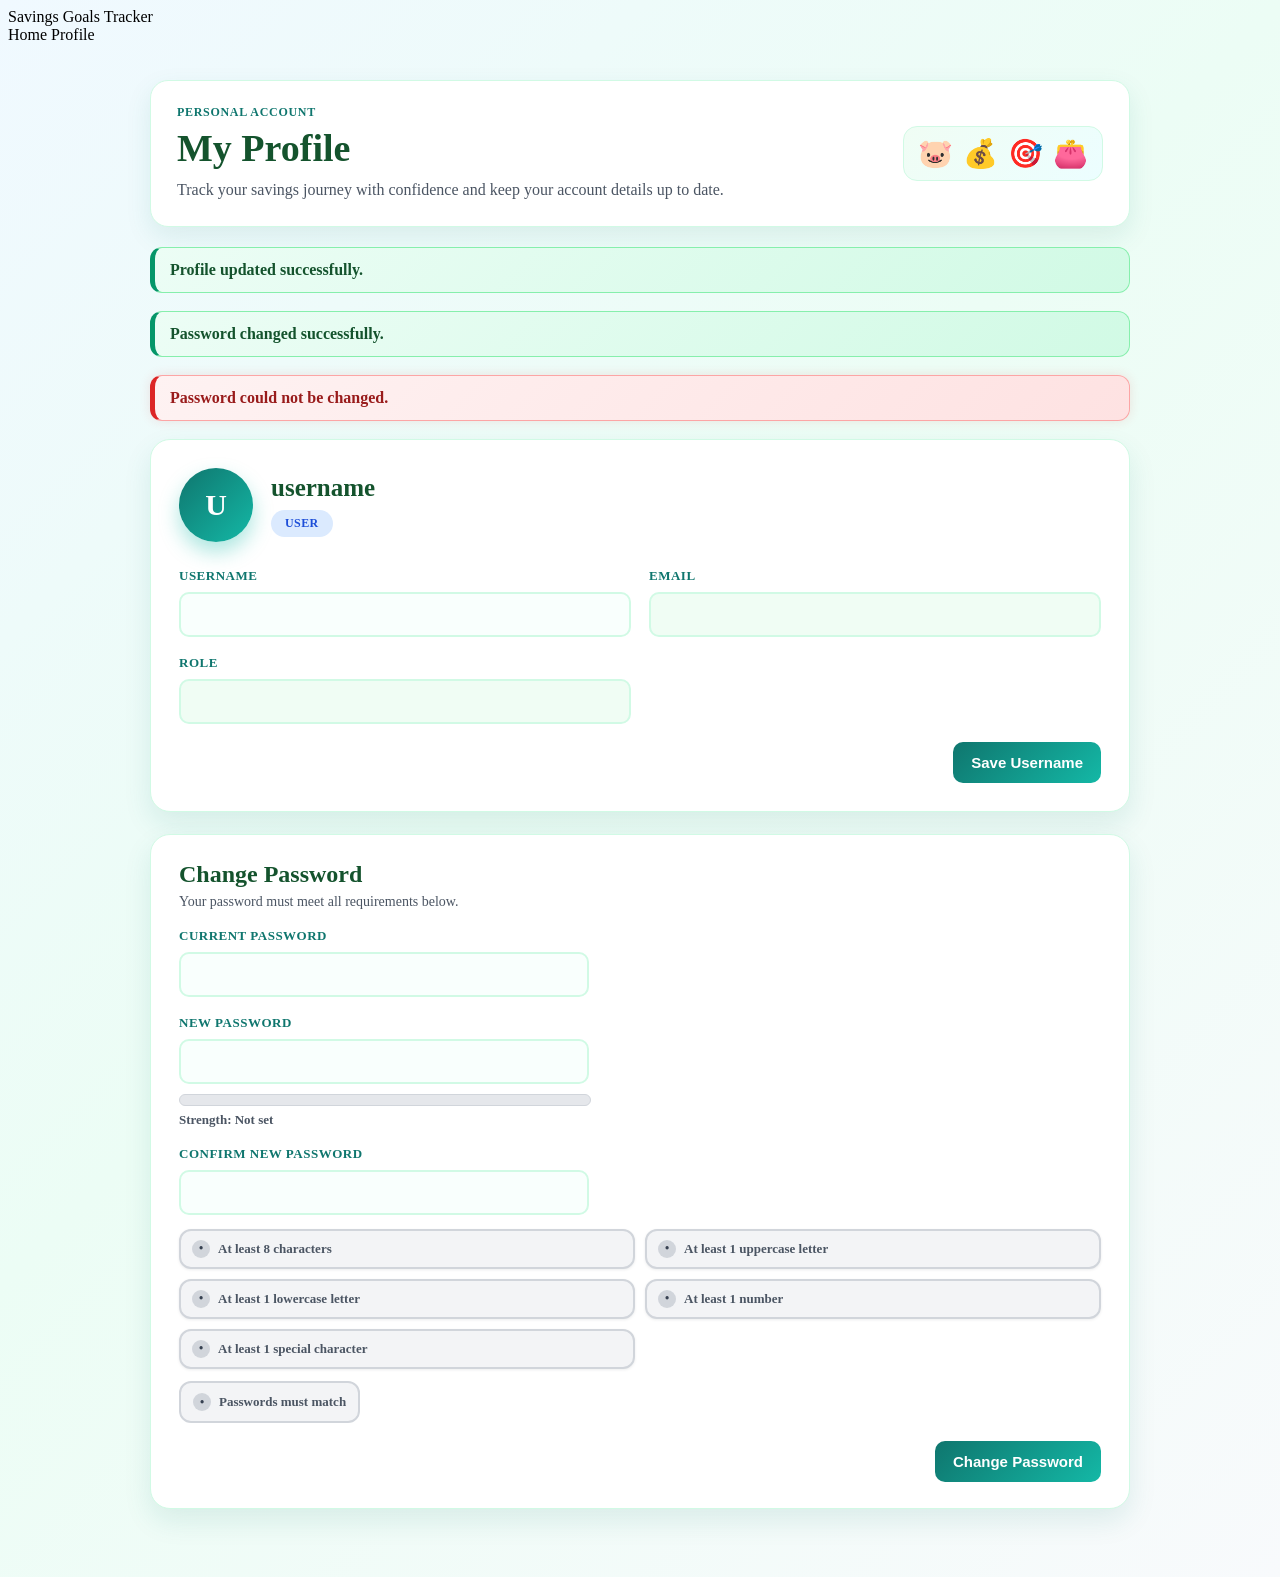
<file: savings-goals-app/src/main/resources/templates/profile.html>
<!DOCTYPE html>
<html lang="en" xmlns:th="http://www.thymeleaf.org">
<head>
    <meta charset="UTF-8">
    <meta name="viewport" content="width=device-width, initial-scale=1.0">
    <title>Savings Goals Tracker - My Profile</title>
    <link rel="stylesheet" th:href="@{/css/style.css}">

    <style>
        .profile-page {
            min-height: 100vh;
            background: linear-gradient(135deg, #f0f9ff 0%, #ecfdf5 45%, #f8fafc 100%);
        }

        .profile-page .profile-container {
            max-width: 980px;
            margin: 0 auto;
            padding: 36px 20px 60px;
        }

        .profile-page .profile-header {
            background: #ffffff;
            border: 1px solid #d1fae5;
            border-radius: 18px;
            box-shadow: 0 10px 26px rgba(15, 118, 110, 0.10);
            padding: 24px 26px;
            display: flex;
            justify-content: space-between;
            align-items: center;
            gap: 20px;
            margin-bottom: 20px;
        }

        .profile-page .profile-kicker {
            margin: 0 0 6px;
            color: #0f766e;
            font-size: 12px;
            font-weight: 700;
            letter-spacing: 0.7px;
            text-transform: uppercase;
        }

        .profile-page .profile-title {
            margin: 0 0 8px;
            color: #14532d;
            font-size: 38px;
        }

        .profile-page .profile-subtitle {
            margin: 0;
            color: #4b5563;
            font-size: 16px;
            line-height: 1.5;
            max-width: 640px;
        }

        .profile-page .savings-icons {
            display: flex;
            align-items: center;
            gap: 10px;
            font-size: 28px;
            background: linear-gradient(135deg, #f0fdf4, #ecfeff);
            border: 1px solid #d1fae5;
            border-radius: 14px;
            padding: 10px 14px;
            white-space: nowrap;
        }

        .profile-page .savings-icons > * {
            display: inline-flex;
            align-items: center;
            justify-content: center;
            animation: profileIconFloat 5.2s ease-in-out infinite;
            will-change: transform;
        }

        .profile-page .savings-icons > *:nth-child(1) {
            animation-delay: 0s;
        }

        .profile-page .savings-icons > *:nth-child(2) {
            animation-delay: 0.8s;
        }

        .profile-page .savings-icons > *:nth-child(3) {
            animation-delay: 1.6s;
        }

        .profile-page .savings-icons > *:nth-child(4) {
            animation-delay: 2.4s;
        }

        @keyframes profileIconFloat {
            0%, 100% {
                transform: translateY(0);
            }

            50% {
                transform: translateY(-10px);
            }
        }

        .profile-page .success-message {
            background: linear-gradient(135deg, #ecfdf5, #d1fae5);
            color: #14532d;
            border: 1px solid #86efac;
            border-left: 5px solid #059669;
            border-radius: 12px;
            padding: 13px 15px;
            margin-bottom: 18px;
            font-weight: 600;
        }

        .profile-page .error-message {
            background: linear-gradient(135deg, #fef2f2, #fee2e2);
            color: #991b1b;
            border: 1px solid #fca5a5;
            border-left: 5px solid #dc2626;
            border-radius: 12px;
            padding: 13px 15px;
            margin-bottom: 18px;
            font-weight: 600;
            box-shadow: 0 0 12px rgba(220, 38, 38, 0.12);
        }

        .profile-page .profile-card {
            background: #ffffff;
            border: 1px solid #d1fae5;
            border-radius: 20px;
            box-shadow: 0 12px 28px rgba(15, 118, 110, 0.11);
            padding: 28px;
        }

        .profile-page .profile-card-top {
            display: flex;
            align-items: center;
            gap: 18px;
            margin-bottom: 26px;
            flex-wrap: wrap;
        }

        .profile-page .avatar {
            width: 74px;
            height: 74px;
            border-radius: 50%;
            display: inline-flex;
            align-items: center;
            justify-content: center;
            font-size: 30px;
            font-weight: 800;
            color: #ffffff;
            background: linear-gradient(135deg, #0f766e, #14b8a6);
            box-shadow: 0 10px 20px rgba(20, 184, 166, 0.35);
        }

        .profile-page .name-row {
            margin: 0 0 6px;
            font-size: 25px;
            color: #14532d;
        }

        .profile-page .role-badge {
            display: inline-block;
            padding: 6px 14px;
            border-radius: 999px;
            font-size: 12px;
            font-weight: 700;
            letter-spacing: 0.4px;
            background: #dbeafe;
            color: #1d4ed8;
            margin-top: 2px;
        }

        .profile-page .grid {
            display: grid;
            grid-template-columns: 1fr 1fr;
            gap: 18px;
            margin-bottom: 18px;
        }

        .profile-page .field {
            display: flex;
            flex-direction: column;
            gap: 8px;
        }

        .profile-page .field label {
            color: #0f766e;
            font-weight: 700;
            font-size: 13px;
            text-transform: uppercase;
            letter-spacing: 0.5px;
        }

        .profile-page .field input {
            width: 100%;
            padding: 12px 13px;
            border-radius: 10px;
            border: 2px solid #d1fae5;
            background: #f9fffd;
            font-size: 15px;
            color: #1f2937;
            box-sizing: border-box;
        }

        .profile-page .field input:focus {
            outline: none;
            border-color: #14b8a6;
            box-shadow: 0 0 0 3px rgba(20, 184, 166, 0.15);
            background: #ffffff;
        }

        .profile-page .field input[readonly] {
            background: #f0fdf4;
            color: #4b5563;
            cursor: not-allowed;
        }

        .profile-page .form-actions {
            display: flex;
            justify-content: flex-end;
            margin-top: 18px;
        }

        .profile-page .save-btn {
            border: none;
            border-radius: 10px;
            padding: 12px 18px;
            background: linear-gradient(135deg, #0f766e 0%, #14b8a6 100%);
            color: #ffffff;
            font-weight: 700;
            font-size: 15px;
            cursor: pointer;
            transition: transform 0.2s ease, box-shadow 0.2s ease;
        }

        .profile-page .save-btn:hover {
            transform: translateY(-1px);
            box-shadow: 0 8px 16px rgba(15, 118, 110, 0.30);
        }

        .profile-page .password-card {
            margin-top: 22px;
            background: #ffffff;
            border: 1px solid #d1fae5;
            border-radius: 20px;
            box-shadow: 0 12px 28px rgba(15, 118, 110, 0.11);
            padding: 26px 28px;
        }

        .profile-page .password-title {
            margin: 0 0 6px;
            color: #14532d;
            font-size: 24px;
        }

        .profile-page .password-subtitle {
            margin: 0 0 18px;
            color: #4b5563;
            font-size: 14px;
        }

        .profile-page .password-grid {
            display: grid;
            grid-template-columns: 1fr;
            gap: 18px;
            margin-bottom: 14px;
            max-width: 410px;
        }

        .profile-page .password-field {
            display: flex;
            flex-direction: column;
            gap: 8px;
        }

        .profile-page .password-field label {
            color: #0f766e;
            font-weight: 700;
            font-size: 13px;
            text-transform: uppercase;
            letter-spacing: 0.5px;
        }

        .profile-page .password-field input {
            width: 100%;
            padding: 12px 13px;
            border-radius: 10px;
            border: 2px solid #d1fae5;
            background: #f9fffd;
            font-size: 15px;
            color: #1f2937;
            box-sizing: border-box;
        }

        .profile-page .password-field input:focus {
            outline: none;
            border-color: #14b8a6;
            box-shadow: 0 0 0 3px rgba(20, 184, 166, 0.15);
            background: #ffffff;
        }

        .profile-page .strength-wrap {
            margin-top: 2px;
        }

        .profile-page .strength-track {
            width: 100%;
            height: 10px;
            border-radius: 999px;
            background: #e5e7eb;
            overflow: hidden;
            border: 1px solid #d1d5db;
        }

        .profile-page .strength-bar {
            width: 0;
            height: 100%;
            border-radius: inherit;
            background: #d1d5db;
            transition: width 0.35s ease, background-color 0.35s ease, box-shadow 0.35s ease;
        }

        .profile-page .strength-bar.weak {
            background: linear-gradient(90deg, #ef4444, #dc2626);
            box-shadow: 0 0 10px rgba(239, 68, 68, 0.45);
        }

        .profile-page .strength-bar.medium {
            background: linear-gradient(90deg, #f59e0b, #ea580c);
            box-shadow: 0 0 10px rgba(245, 158, 11, 0.45);
        }

        .profile-page .strength-bar.strong {
            background: linear-gradient(90deg, #22c55e, #16a34a);
            box-shadow: 0 0 12px rgba(34, 197, 94, 0.55);
        }

        .profile-page .strength-text {
            margin-top: 6px;
            font-size: 13px;
            font-weight: 700;
            color: #4b5563;
        }

        .profile-page .strength-text.weak {
            color: #b91c1c;
        }

        .profile-page .strength-text.medium {
            color: #b45309;
        }

        .profile-page .strength-text.strong {
            color: #166534;
        }

        .profile-page .requirements-grid {
            margin-top: 14px;
            display: grid;
            grid-template-columns: repeat(2, minmax(0, 1fr));
            gap: 10px;
        }

        .profile-page .requirement-badge {
            display: flex;
            align-items: center;
            gap: 8px;
            border-radius: 12px;
            padding: 9px 11px;
            border: 2px solid #d1d5db;
            background: #f3f4f6;
            color: #4b5563;
            font-weight: 700;
            font-size: 13px;
            line-height: 1.3;
            box-shadow: 0 1px 3px rgba(17, 24, 39, 0.08);
            transition: border-color 0.24s ease,
            background-color 0.24s ease,
            color 0.24s ease,
            box-shadow 0.24s ease,
            transform 0.24s ease;
        }

        .profile-page .requirement-icon {
            min-width: 18px;
            width: 18px;
            height: 18px;
            border-radius: 999px;
            display: inline-flex;
            align-items: center;
            justify-content: center;
            font-size: 12px;
            font-weight: 900;
            background: #d1d5db;
            color: #374151;
        }

        .profile-page .requirement-badge.invalid {
            border-color: #ef4444;
            background: #fee2e2;
            color: #b91c1c;
            box-shadow: 0 0 0 3px rgba(239, 68, 68, 0.16),
            0 8px 14px rgba(239, 68, 68, 0.16);
        }

        .profile-page .requirement-badge.invalid .requirement-icon {
            background: #ef4444;
            color: #ffffff;
        }

        .profile-page .requirement-badge.valid {
            border-color: #22c55e;
            background: #dcfce7;
            color: #166534;
            box-shadow: 0 0 0 3px rgba(34, 197, 94, 0.20),
            0 8px 14px rgba(34, 197, 94, 0.22);
        }

        .profile-page .requirement-badge.valid .requirement-icon {
            background: #22c55e;
            color: #ffffff;
        }

        .profile-page .requirement-badge.just-valid,
        .profile-page .match-indicator.just-valid {
            animation: requirementPulse 0.55s ease-out;
        }

        .profile-page .match-indicator {
            margin-top: 12px;
            border-radius: 12px;
            padding: 10px 12px;
            border: 2px solid #d1d5db;
            background: #f3f4f6;
            color: #4b5563;
            font-weight: 700;
            font-size: 13px;
            display: inline-flex;
            align-items: center;
            gap: 8px;
            transition: border-color 0.24s ease,
            background-color 0.24s ease,
            color 0.24s ease,
            box-shadow 0.24s ease;
        }

        .profile-page .match-indicator .match-icon {
            width: 18px;
            height: 18px;
            border-radius: 999px;
            display: inline-flex;
            align-items: center;
            justify-content: center;
            font-weight: 900;
            font-size: 12px;
            background: #d1d5db;
            color: #374151;
        }

        .profile-page .match-indicator.invalid {
            border-color: #ef4444;
            background: #fee2e2;
            color: #b91c1c;
            box-shadow: 0 0 0 3px rgba(239, 68, 68, 0.16),
            0 8px 14px rgba(239, 68, 68, 0.16);
        }

        .profile-page .match-indicator.invalid .match-icon {
            background: #ef4444;
            color: #ffffff;
        }

        .profile-page .match-indicator.valid {
            border-color: #22c55e;
            background: #dcfce7;
            color: #166534;
            box-shadow: 0 0 0 3px rgba(34, 197, 94, 0.20),
            0 8px 14px rgba(34, 197, 94, 0.22);
        }

        .profile-page .match-indicator.valid .match-icon {
            background: #22c55e;
            color: #ffffff;
        }

        @keyframes requirementPulse {
            0% {
                transform: scale(1);
                box-shadow: 0 0 0 0 rgba(34, 197, 94, 0.40);
            }

            50% {
                transform: scale(1.02);
                box-shadow: 0 0 0 7px rgba(34, 197, 94, 0.20);
            }

            100% {
                transform: scale(1);
            }
        }

        @media (max-width: 860px) {
            .profile-page .profile-header {
                flex-direction: column;
                align-items: flex-start;
            }

            .profile-page .profile-title {
                font-size: 32px;
            }

            .profile-page .grid,
            .profile-page .password-grid,
            .profile-page .requirements-grid {
                grid-template-columns: 1fr;
            }
        }
    </style>
</head>

<body class="profile-page">

<nav class="navbar">
    <div class="logo">Savings Goals Tracker</div>

    <div class="nav-links">
        <a th:href="@{/home}">Home</a>
        <a th:href="@{/profile}">Profile</a>
    </div>
</nav>

<main class="profile-container">

    <section class="profile-header">
        <div>
            <p class="profile-kicker">Personal Account</p>

            <h1 class="profile-title">My Profile</h1>

            <p class="profile-subtitle">
                Track your savings journey with confidence and keep your account details up to date.
            </p>
        </div>

        <div class="savings-icons" aria-hidden="true">
            <span>🐷</span>
            <span>💰</span>
            <span>🎯</span>
            <span>👛</span>
        </div>
    </section>


    <div class="success-message"
         th:if="${param.success}">
        Profile updated successfully.
    </div>

    <div class="success-message"
         th:if="${passwordSuccess}"
         th:text="${passwordSuccess}">
        Password changed successfully.
    </div>

    <div class="error-message"
         th:if="${passwordError}"
         th:text="${passwordError}">
        Password could not be changed.
    </div>


    <section class="profile-card">

        <div class="profile-card-top">

            <div class="avatar"
                 th:text="${(user.username != null and !#strings.isEmpty(user.username))
                 ? #strings.toUpperCase(#strings.substring(user.username,0,1))
                 : 'U'}">
                U
            </div>

            <div>
                <h2 class="name-row"
                    th:text="${user.username}">
                    username
                </h2>

                <span class="role-badge"
                      th:text="${user.role}">
                    USER
                </span>
            </div>

        </div>


        <form th:action="@{/profile}" method="post">

            <input type="hidden"
                   th:name="${_csrf.parameterName}"
                   th:value="${_csrf.token}">

            <div class="grid">

                <div class="field">
                    <label for="username">Username</label>

                    <input id="username"
                           name="username"
                           type="text"
                           required
                           th:value="${user.username}">
                </div>

                <div class="field">
                    <label for="email">Email</label>

                    <input id="email"
                           type="email"
                           readonly
                           th:value="${user.email}">
                </div>

                <div class="field">
                    <label for="role">Role</label>

                    <input id="role"
                           type="text"
                           readonly
                           th:value="${user.role}">
                </div>

            </div>

            <div class="form-actions">
                <button type="submit"
                        class="save-btn">
                    Save Username
                </button>
            </div>

        </form>

    </section>


    <section class="password-card">

        <h2 class="password-title">
            Change Password
        </h2>

        <p class="password-subtitle">
            Your password must meet all requirements below.
        </p>


        <form th:action="@{/profile/change-password}"
              method="post">

            <input type="hidden"
                   th:name="${_csrf.parameterName}"
                   th:value="${_csrf.token}">


            <div class="password-grid">

                <div class="password-field">

                    <label for="currentPassword">
                        Current Password
                    </label>

                    <input id="currentPassword"
                           name="currentPassword"
                           type="password"
                           autocomplete="current-password"
                           required>

                </div>


                <div class="password-field">

                    <label for="newPassword">
                        New Password
                    </label>

                    <input id="newPassword"
                           name="newPassword"
                           type="password"
                           autocomplete="new-password"
                           required>


                    <div class="strength-wrap">

                        <div class="strength-track">
                            <div id="passwordStrengthBar"
                                 class="strength-bar">
                            </div>
                        </div>

                        <div id="passwordStrengthText"
                             class="strength-text">
                            Strength: Not set
                        </div>

                    </div>

                </div>

                <div class="password-field">

                    <label for="confirmPassword">
                        Confirm New Password
                    </label>

                    <input id="confirmPassword"
                           name="confirmPassword"
                           type="password"
                           autocomplete="new-password"
                           required>

                </div>

            </div>


            <div class="requirements-grid"
                 id="passwordRequirements">

                <div class="requirement-badge"
                     data-rule="length">

                    <span class="requirement-icon">•</span>
                    <span>At least 8 characters</span>

                </div>


                <div class="requirement-badge"
                     data-rule="uppercase">

                    <span class="requirement-icon">•</span>
                    <span>At least 1 uppercase letter</span>

                </div>


                <div class="requirement-badge"
                     data-rule="lowercase">

                    <span class="requirement-icon">•</span>
                    <span>At least 1 lowercase letter</span>

                </div>


                <div class="requirement-badge"
                     data-rule="number">

                    <span class="requirement-icon">•</span>
                    <span>At least 1 number</span>

                </div>


                <div class="requirement-badge"
                     data-rule="special">

                    <span class="requirement-icon">•</span>
                    <span>At least 1 special character</span>

                </div>

            </div>


            <div id="passwordMatchIndicator"
                 class="match-indicator">

                <span class="match-icon">•</span>
                <span>Passwords must match</span>

            </div>


            <div class="form-actions">

                <button type="submit"
                        class="save-btn">
                    Change Password
                </button>

            </div>

        </form>

    </section>

</main>


<script>
    (function () {

        const newPasswordInput =
            document.getElementById('newPassword');

        const confirmPasswordInput =
            document.getElementById('confirmPassword');

        const strengthBar =
            document.getElementById('passwordStrengthBar');

        const strengthText =
            document.getElementById('passwordStrengthText');

        const matchIndicator =
            document.getElementById('passwordMatchIndicator');

        const matchIcon =
            matchIndicator.querySelector('.match-icon');

        const matchText =
            matchIndicator.querySelector('span:last-child');

        const requirementCards =
            Array.from(
                document.querySelectorAll(
                    '#passwordRequirements .requirement-badge'
                )
            );


        const ruleDefinitions = {

            length: {
                test: function (value) {
                    return value.length >= 8;
                }
            },

            uppercase: {
                test: function (value) {
                    return /[A-Z]/.test(value);
                }
            },

            lowercase: {
                test: function (value) {
                    return /[a-z]/.test(value);
                }
            },

            number: {
                test: function (value) {
                    return /[0-9]/.test(value);
                }
            },

            special: {
                test: function (value) {
                    return /[^A-Za-z0-9]/.test(value);
                }
            }

        };


        function resetRuleCard(card) {

            card.classList.remove(
                'invalid',
                'valid',
                'just-valid'
            );

            card.querySelector(
                '.requirement-icon'
            ).textContent = '•';
        }


        function setRuleState(card, state) {

            const icon =
                card.querySelector('.requirement-icon');

            const wasValid =
                card.classList.contains('valid');


            card.classList.remove(
                'invalid',
                'valid',
                'just-valid'
            );


            if (state === 'invalid') {

                card.classList.add('invalid');

                icon.textContent = '✕';

                return;
            }


            if (state === 'valid') {

                card.classList.add('valid');

                icon.textContent = '✓';


                if (!wasValid) {

                    card.classList.add('just-valid');

                    window.setTimeout(
                        function () {
                            card.classList.remove(
                                'just-valid'
                            );
                        },
                        600
                    );

                }

                return;
            }


            icon.textContent = '•';
        }


        function updateRequirements(passwordValue) {

            if (!passwordValue) {

                requirementCards.forEach(
                    resetRuleCard
                );

                return 0;
            }


            let passed = 0;


            requirementCards.forEach(
                function (card) {

                    const ruleKey =
                        card.getAttribute('data-rule');

                    const rule =
                        ruleDefinitions[ruleKey];

                    const isValid =
                        rule.test(passwordValue);


                    if (isValid) {

                        passed += 1;

                        setRuleState(
                            card,
                            'valid'
                        );

                    } else {

                        setRuleState(
                            card,
                            'invalid'
                        );

                    }

                }
            );


            return passed;
        }


        function updateStrength(
            passwordValue,
            passedCount
        ) {

            strengthBar.classList.remove(
                'weak',
                'medium',
                'strong'
            );

            strengthText.classList.remove(
                'weak',
                'medium',
                'strong'
            );


            if (!passwordValue) {

                strengthBar.style.width = '0%';

                strengthText.textContent =
                    'Strength: Not set';

                return;
            }


            if (passedCount <= 2) {

                strengthBar.style.width = '34%';

                strengthBar.classList.add('weak');

                strengthText.classList.add('weak');

                strengthText.textContent =
                    'Strength: Weak';

            } else if (passedCount <= 4) {

                strengthBar.style.width = '67%';

                strengthBar.classList.add('medium');

                strengthText.classList.add('medium');

                strengthText.textContent =
                    'Strength: Medium';

            } else {

                strengthBar.style.width = '100%';

                strengthBar.classList.add('strong');

                strengthText.classList.add('strong');

                strengthText.textContent =
                    'Strength: Strong';

            }

        }


        function updatePasswordMatch(
            passwordValue,
            confirmValue
        ) {

            const wasValid =
                matchIndicator.classList.contains('valid');


            matchIndicator.classList.remove(
                'invalid',
                'valid',
                'just-valid'
            );


            if (!passwordValue && !confirmValue) {

                matchIcon.textContent = '•';

                matchText.textContent =
                    'Passwords must match';

                return;
            }


            if (
                passwordValue &&
                confirmValue &&
                passwordValue === confirmValue
            ) {

                matchIndicator.classList.add(
                    'valid'
                );

                matchIcon.textContent = '✓';

                matchText.textContent =
                    'Passwords match';


                if (!wasValid) {

                    matchIndicator.classList.add(
                        'just-valid'
                    );

                    window.setTimeout(
                        function () {

                            matchIndicator.classList.remove(
                                'just-valid'
                            );

                        },
                        600
                    );

                }

                return;
            }


            matchIndicator.classList.add(
                'invalid'
            );

            matchIcon.textContent = '✕';

            matchText.textContent =
                'Passwords do not match';

        }


        function updatePasswordVisuals() {

            const passwordValue =
                newPasswordInput.value;

            const confirmValue =
                confirmPasswordInput.value;

            const passedCount =
                updateRequirements(passwordValue);

            updateStrength(
                passwordValue,
                passedCount
            );

            updatePasswordMatch(
                passwordValue,
                confirmValue
            );

        }


        newPasswordInput.addEventListener(
            'input',
            updatePasswordVisuals
        );

        confirmPasswordInput.addEventListener(
            'input',
            updatePasswordVisuals
        );


        updatePasswordVisuals();

    })();
</script>

</body>
</html>
</file>
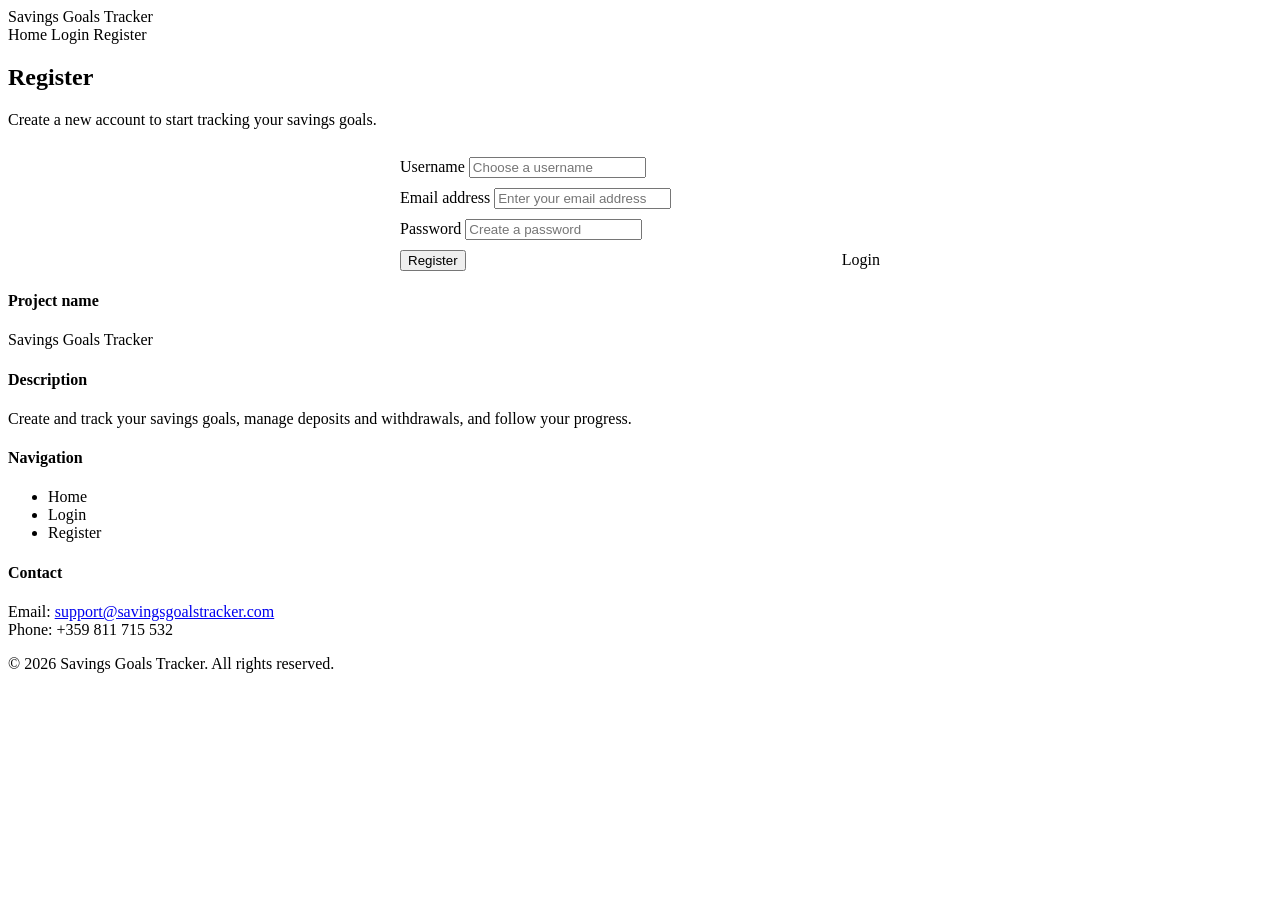
<file: savings-goals-app/src/main/resources/templates/register.html>
<!DOCTYPE html>
<html lang="en" xmlns:th="http://www.thymeleaf.org">
<head>
    <meta charset="UTF-8">
    <title>Register - Savings Goals Tracker</title>
    <link rel="stylesheet" th:href="@{/css/style.css}">
</head>
<body>

<nav class="navbar">
    <div class="logo">Savings Goals Tracker</div>
    <div class="nav-links">
        <a th:href="@{/}">Home</a>
        <a th:href="@{/login}">Login</a>
        <a th:href="@{/register}">Register</a>
    </div>
</nav>

<section class="hero">
    <div class="hero-content">
        <h1>Register</h1>
        <p>Create a new account to start tracking your savings goals.</p>

        <div style="max-width:480px;margin:28px auto 0; text-align:left;">
            <div class="card">
                <form th:object="${userRegisterRequest}" th:action="@{/register}" method="post" autocomplete="off"
                      novalidate>

                    <label for="username">Username</label>
                    <input type="text" id="username" th:field="*{username}" placeholder="Choose a username"
                           autocomplete="off"/>
                    <div th:if="${#fields.hasErrors('username')}" th:errors="*{username}"
                         style="color:#b91c1c;margin-top:6px;margin-bottom:10px;"></div>

                    <label for="email">Email address</label>
                    <input type="email" id="email" th:field="*{email}" placeholder="Enter your email address"
                           autocomplete="off"/>
                    <div th:if="${#fields.hasErrors('email')}" th:errors="*{email}"
                         style="color:#b91c1c;margin-top:6px;margin-bottom:10px;"></div>

                    <label for="password">Password</label>
                    <input type="password" id="password" th:field="*{password}" placeholder="Create a password"
                           autocomplete="new-password"/>
                    <div th:if="${#fields.hasErrors('password')}" th:errors="*{password}"
                         style="color:#b91c1c;margin-top:6px;margin-bottom:10px;"></div>

                    <div style="display:flex;gap:12px;align-items:center;justify-content:space-between;">
                        <button type="submit" class="btn primary">Register</button>
                        <a th:href="@{/login}" class="btn secondary">Login</a>
                    </div>
                </form>
            </div>
        </div>
    </div>
</section>

<footer class="footer">
    <div class="footer-content">
        <div class="footer-column">
            <h4>Project name</h4>
            <p>Savings Goals Tracker</p>
        </div>

        <div class="footer-column">
            <h4>Description</h4>
            <p>Create and track your savings goals, manage deposits and withdrawals, and follow your progress.</p>
        </div>

        <div class="footer-column">
            <h4>Navigation</h4>
            <ul>
                <li><a th:href="@{/}">Home</a></li>
                <li><a th:href="@{/login}">Login</a></li>
                <li><a th:href="@{/register}">Register</a></li>
            </ul>
        </div>

        <div class="footer-column">
            <h4>Contact</h4>
            <p>Email: <a href="mailto:support@savingsgoalstracker.com">support@savingsgoalstracker.com</a><br>Phone:
                +359 811 715 532</p>
        </div>
    </div>
    <div class="footer-bottom">&copy; 2026 Savings Goals Tracker. All rights reserved.</div>
</footer>

</body>
</html>
</file>
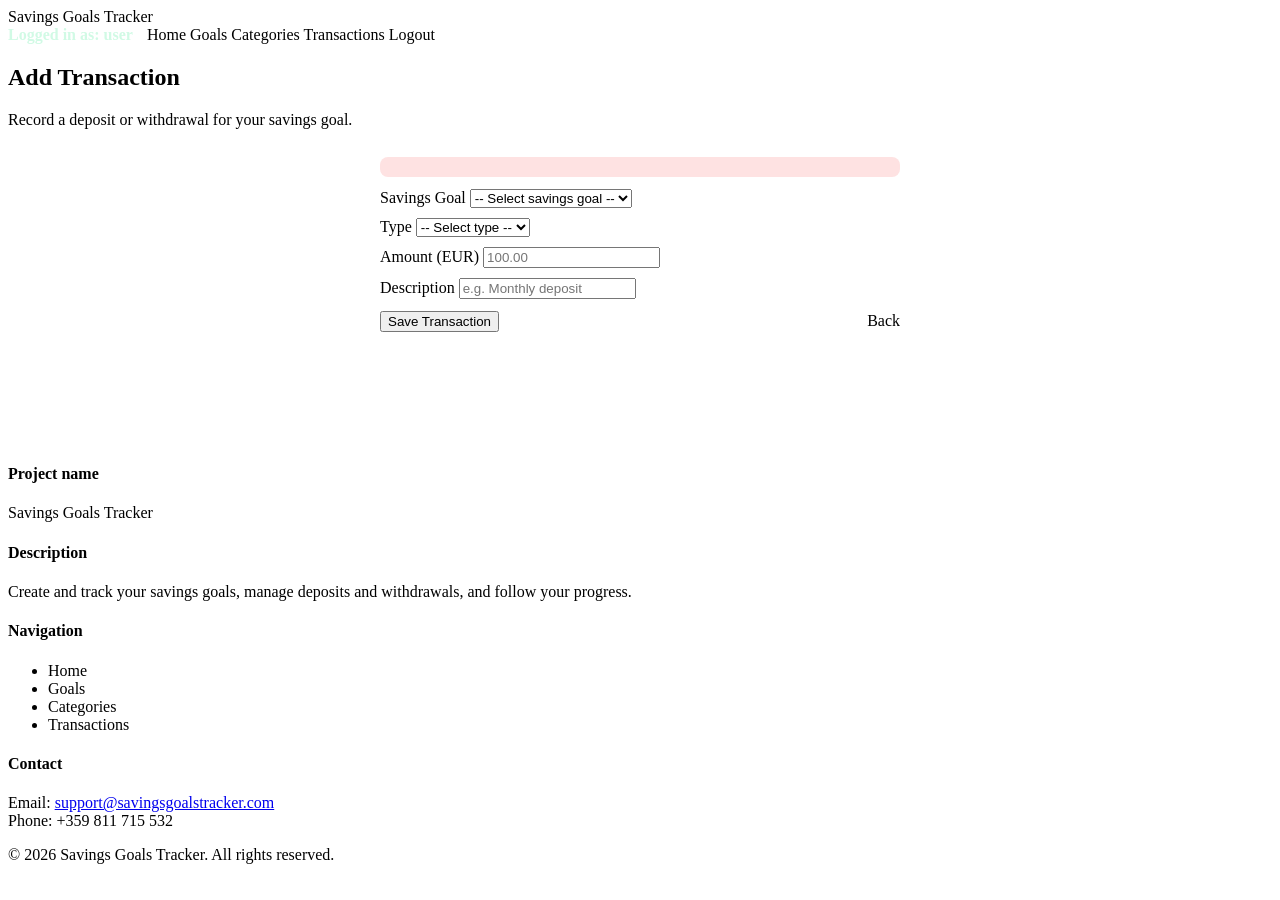
<file: savings-goals-app/src/main/resources/templates/transaction-add.html>
<!DOCTYPE html>
<html lang="en" xmlns:th="http://www.thymeleaf.org">
<head>
    <meta charset="UTF-8">
    <title>Add Transaction - Savings Goals Tracker</title>
    <link rel="stylesheet" th:href="@{/css/style.css}">
</head>
<body>

<nav class="navbar">
    <div class="logo">Savings Goals Tracker</div>
    <div class="nav-links">
        <span style="color:#d1fae5;font-weight:700;margin-right:10px;" th:text="${'Logged in as: ' + currentUsername}">Logged in as: user</span>
        <a th:href="@{/home}">Home</a>
        <a th:href="@{/goals}">Goals</a>
        <a th:href="@{/categories}">Categories</a>
        <a th:href="@{/transactions}">Transactions</a>
        <a th:href="@{/}">Logout</a>
    </div>
</nav>

<section class="hero" style="min-height: 380px;">
    <div class="hero-content">
        <h1>Add Transaction</h1>
        <p>Record a deposit or withdrawal for your savings goal.</p>

        <div style="max-width:520px;margin:28px auto 0; text-align:left;">
            <div class="card">
                <form th:action="@{/transactions/add}" th:object="${transactionForm}" method="post" novalidate>

                    <div th:if="${goalError}"
                         style="background:#fee2e2;color:#991b1b;padding:10px;border-radius:8px;margin-bottom:12px;"
                         th:text="${goalError}"></div>

                    <label for="savingsGoalId">Savings Goal</label>
                    <select id="savingsGoalId" th:field="*{savingsGoalId}">
                        <option value="">-- Select savings goal --</option>
                        <option th:each="goal : ${goals}"
                                th:value="${goal.id}"
                                th:text="${goal.name + ' - current: ' + goal.currentAmount}">Goal</option>
                    </select>
                    <div th:if="${#fields.hasErrors('savingsGoalId')}" th:errors="*{savingsGoalId}"
                         style="color:#b91c1c;margin-top:6px;margin-bottom:10px;"></div>

                    <label for="type">Type</label>
                    <select id="type" th:field="*{type}">
                        <option value="">-- Select type --</option>
                        <option th:each="t : ${transactionTypes}"
                                th:value="${t}"
                                th:text="${t}">TYPE</option>
                    </select>
                    <div th:if="${#fields.hasErrors('type')}" th:errors="*{type}"
                         style="color:#b91c1c;margin-top:6px;margin-bottom:10px;"></div>

                    <label for="amount">Amount (EUR)</label>
                    <input type="number" id="amount" th:field="*{amount}" step="0.01" min="0.01" placeholder="100.00">
                    <div th:if="${#fields.hasErrors('amount')}" th:errors="*{amount}"
                         style="color:#b91c1c;margin-top:6px;margin-bottom:10px;"></div>

                    <label for="description">Description</label>
                    <input type="text" id="description" th:field="*{description}" placeholder="e.g. Monthly deposit">
                    <div th:if="${#fields.hasErrors('description')}" th:errors="*{description}"
                         style="color:#b91c1c;margin-top:6px;margin-bottom:10px;"></div>

                    <div style="display:flex;gap:12px;align-items:center;justify-content:space-between;margin-top:12px;">
                        <button type="submit" class="btn primary">Save Transaction</button>
                        <a th:href="@{/transactions}" class="btn secondary">Back</a>
                    </div>
                </form>
            </div>
        </div>
    </div>
</section>

<footer class="footer">
    <div class="footer-content">
        <div class="footer-column">
            <h4>Project name</h4>
            <p>Savings Goals Tracker</p>
        </div>

        <div class="footer-column">
            <h4>Description</h4>
            <p>Create and track your savings goals, manage deposits and withdrawals, and follow your progress.</p>
        </div>

        <div class="footer-column">
            <h4>Navigation</h4>
            <ul>
                <li><a th:href="@{/home}">Home</a></li>
                <li><a th:href="@{/goals}">Goals</a></li>
                <li><a th:href="@{/categories}">Categories</a></li>
                <li><a th:href="@{/transactions}">Transactions</a></li>
            </ul>
        </div>

        <div class="footer-column">
            <h4>Contact</h4>
            <p>Email: <a href="mailto:support@savingsgoalstracker.com">support@savingsgoalstracker.com</a><br>Phone: +359 811 715 532</p>
        </div>
    </div>
    <div class="footer-bottom">&copy; 2026 Savings Goals Tracker. All rights reserved.</div>
</footer>

</body>
</html>
</file>
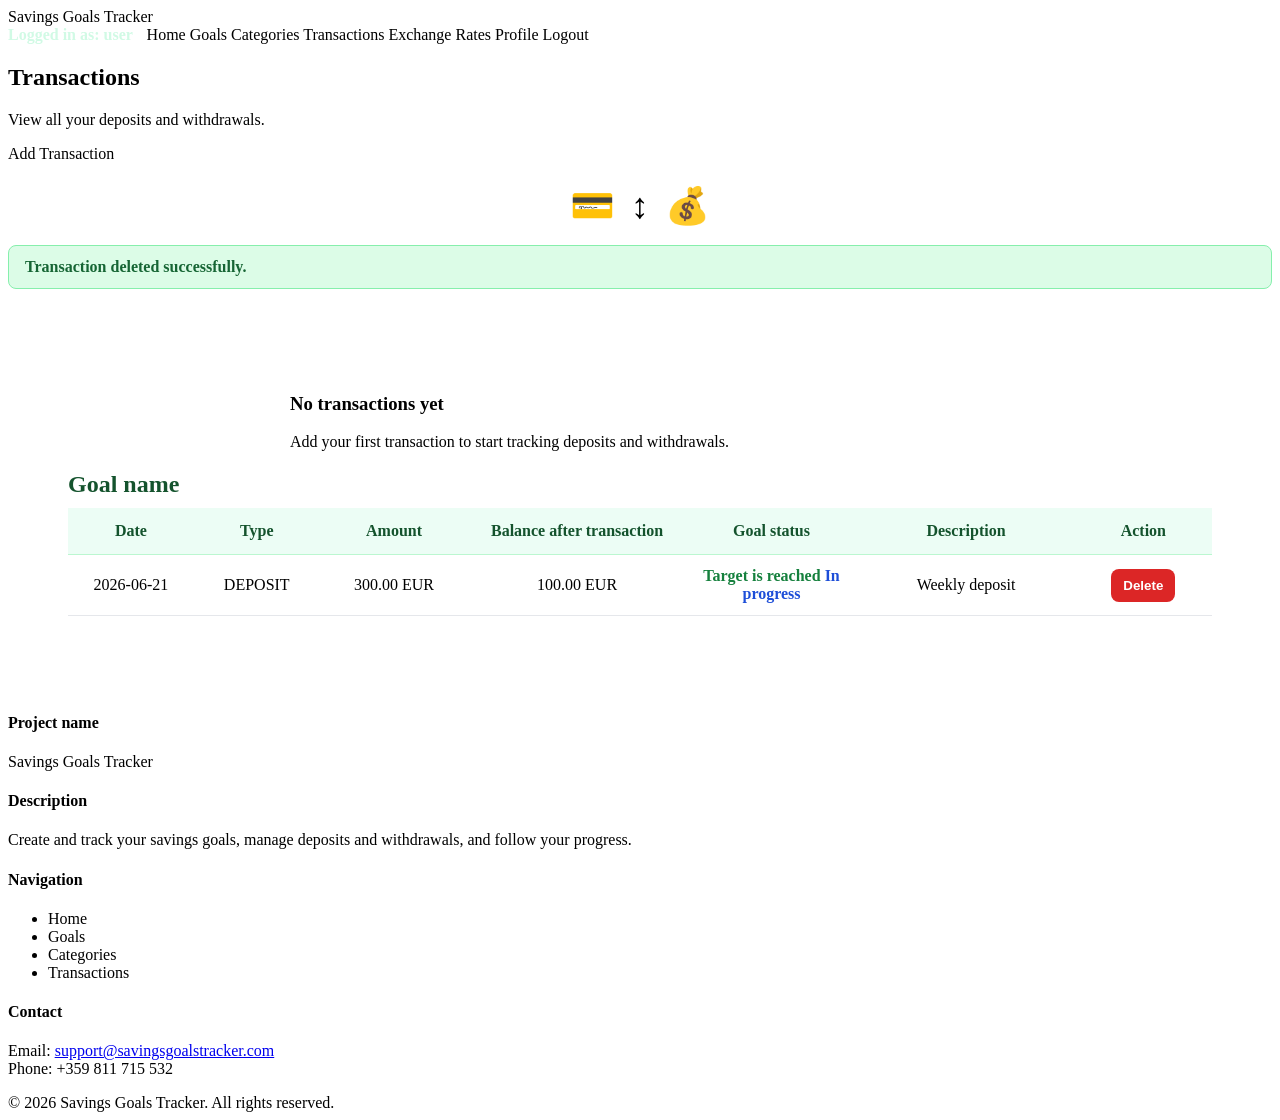
<file: savings-goals-app/src/main/resources/templates/transactions.html>
<!DOCTYPE html>
<html lang="en" xmlns:th="http://www.thymeleaf.org">
<head>
    <meta charset="UTF-8">
    <title>Transactions - Savings Goals Tracker</title>
    <link rel="stylesheet" th:href="@{/css/style.css}">

    <style>
        body {
            min-height: 100vh;
            display: flex;
            flex-direction: column;
        }

        body > section:last-of-type {
            flex: 1;
        }

        .footer {
            margin-top: auto;
        }

        .transactions-icons {
            display: flex;
            justify-content: center;
            gap: 16px;
            margin-top: 22px;
            font-size: 36px;
        }

        .transactions-icons span {
            display: inline-block;
            animation: transactionsIconFloat 4.8s ease-in-out infinite;
            will-change: transform;
        }

        .transactions-icons span:nth-child(1) {
            animation-delay: 0s;
        }

        .transactions-icons span:nth-child(2) {
            animation-delay: 0.7s;
        }

        .transactions-icons span:nth-child(3) {
            animation-delay: 1.4s;
        }

        @keyframes transactionsIconFloat {
            0%, 100% {
                transform: translateY(0);
            }

            50% {
                transform: translateY(-10px);
            }
        }
    </style>
</head>

<body>

<nav class="navbar">
    <div class="logo">Savings Goals Tracker</div>

    <div class="nav-links">
        <span style="color:#d1fae5;font-weight:700;margin-right:10px;"
              th:text="${'Logged in as: ' + currentUsername}">
            Logged in as: user
        </span>

        <a th:href="@{/home}">Home</a>
        <a th:href="@{/goals}">Goals</a>
        <a th:href="@{/categories}">Categories</a>
        <a th:href="@{/transactions}">Transactions</a>
        <a th:href="@{/exchange-rates}">Exchange Rates</a>
        <a th:href="@{/profile}">Profile</a>
        <a th:href="@{/}">Logout</a>
    </div>
</nav>

<section class="hero" style="min-height: 280px;">
    <div class="hero-content">

        <h1>Transactions</h1>

        <p>View all your deposits and withdrawals.</p>

        <a th:href="@{/transactions/add}"
           class="btn primary">
            Add Transaction
        </a>

        <div class="transactions-icons" aria-hidden="true">
            <span>💳</span>
            <span>↕️</span>
            <span>💰</span>
        </div>

        <p th:if="${param.deleted}"
           style="margin-top:18px;
                  padding:12px 16px;
                  background:#dcfce7;
                  color:#166534;
                  border:1px solid #86efac;
                  border-radius:8px;
                  font-weight:700;">
            Transaction deleted successfully.
        </p>

    </div>
</section>

<section style="padding: 50px 60px;">

    <div class="card"
         th:if="${#lists.isEmpty(transactionGroups)}"
         style="max-width: 700px; margin: 0 auto;">
        <h3>No transactions yet</h3>
        <p>Add your first transaction to start tracking deposits and withdrawals.</p>
    </div>

    <div th:each="group : ${transactionGroups}"
         style="margin-bottom: 26px;">

        <h2 style="color:#14532d; margin-bottom: 10px;"
            th:text="${group.goalName}">
            Goal name
        </h2>

        <div class="card"
             style="padding: 0; overflow-x: auto;">

            <table style="width: 100%;
                          table-layout: fixed;
                          border-collapse: collapse;
                          min-width: 1050px;">

                <colgroup>
                    <col style="width: 11%;">
                    <col style="width: 11%;">
                    <col style="width: 13%;">
                    <col style="width: 19%;">
                    <col style="width: 15%;">
                    <col style="width: 19%;">
                    <col style="width: 12%;">
                </colgroup>

                <thead>
                <tr style="background-color: #ecfdf5; color: #14532d;">

                    <th style="padding:14px;text-align:center;border-bottom:1px solid #bbf7d0;">
                        Date
                    </th>

                    <th style="padding:14px;text-align:center;border-bottom:1px solid #bbf7d0;">
                        Type
                    </th>

                    <th style="padding:14px;text-align:center;border-bottom:1px solid #bbf7d0;">
                        Amount
                    </th>

                    <th style="padding:14px;text-align:center;border-bottom:1px solid #bbf7d0;">
                        Balance after transaction
                    </th>

                    <th style="padding:14px;text-align:center;border-bottom:1px solid #bbf7d0;">
                        Goal status
                    </th>

                    <th style="padding:14px;text-align:center;border-bottom:1px solid #bbf7d0;">
                        Description
                    </th>

                    <th style="padding:14px;text-align:center;border-bottom:1px solid #bbf7d0;">
                        Action
                    </th>

                </tr>
                </thead>

                <tbody>

                <tr th:each="transaction : ${group.transactions}">

                    <td style="padding:12px 14px;border-bottom:1px solid #e5e7eb;text-align:center;"
                        th:text="${#temporals.format(transaction.createdAt, 'yyyy-MM-dd')}">
                        2026-06-21
                    </td>

                    <td style="padding:12px 14px;border-bottom:1px solid #e5e7eb;text-align:center;"
                        th:text="${transaction.type}">
                        DEPOSIT
                    </td>

                    <td style="padding:12px 14px;border-bottom:1px solid #e5e7eb;text-align:center;">
                        <span th:text="${transaction.amount}">300.00</span> EUR
                    </td>

                    <td style="padding:12px 14px;border-bottom:1px solid #e5e7eb;text-align:center;">
                        <span th:text="${transaction.balanceAfter}">100.00</span> EUR
                    </td>

                    <td style="padding:12px 14px;border-bottom:1px solid #e5e7eb;text-align:center;">

                        <span th:if="${transaction.balanceAfter != null
                                     and transaction.savingsGoal != null
                                     and transaction.savingsGoal.targetAmount != null
                                     and transaction.balanceAfter ge transaction.savingsGoal.targetAmount}"
                              style="color:#15803d;font-weight:700;">
                            Target is reached
                        </span>

                        <span th:if="${transaction.balanceAfter == null
                                     or transaction.savingsGoal == null
                                     or transaction.savingsGoal.targetAmount == null
                                     or transaction.balanceAfter lt transaction.savingsGoal.targetAmount}"
                              style="color:#1d4ed8;font-weight:700;">
                            In progress
                        </span>

                    </td>

                    <td style="padding:12px 14px;border-bottom:1px solid #e5e7eb;text-align:center;"
                        th:text="${transaction.description}">
                        Weekly deposit
                    </td>

                    <td style="padding:12px 14px;border-bottom:1px solid #e5e7eb;text-align:center;">

                        <form th:action="@{/transactions/{id}/delete(id=${transaction.id})}"
                              method="post"
                              onsubmit="return confirm('Are you sure you want to delete this transaction? The savings goal balance will be updated.');">

                            <input type="hidden"
                                   th:name="${_csrf.parameterName}"
                                   th:value="${_csrf.token}">

                            <button type="submit"
                                    style="border:none;
                                           border-radius:8px;
                                           padding:9px 12px;
                                           background:#dc2626;
                                           color:white;
                                           font-weight:700;
                                           cursor:pointer;">
                                Delete
                            </button>

                        </form>

                    </td>

                </tr>

                </tbody>

            </table>

        </div>

    </div>

</section>

<footer class="footer">

    <div class="footer-content">

        <div class="footer-column">
            <h4>Project name</h4>
            <p>Savings Goals Tracker</p>
        </div>

        <div class="footer-column">
            <h4>Description</h4>
            <p>
                Create and track your savings goals,
                manage deposits and withdrawals,
                and follow your progress.
            </p>
        </div>

        <div class="footer-column">
            <h4>Navigation</h4>
            <ul>
                <li><a th:href="@{/home}">Home</a></li>
                <li><a th:href="@{/goals}">Goals</a></li>
                <li><a th:href="@{/categories}">Categories</a></li>
                <li><a th:href="@{/transactions}">Transactions</a></li>
            </ul>
        </div>

        <div class="footer-column">
            <h4>Contact</h4>

            <p>
                Email:
                <a href="mailto:support@savingsgoalstracker.com">
                    support@savingsgoalstracker.com
                </a>
                <br>
                Phone: +359 811 715 532
            </p>
        </div>

    </div>

    <div class="footer-bottom">
        &copy; 2026 Savings Goals Tracker. All rights reserved.
    </div>

</footer>

</body>
</html>
</file>
